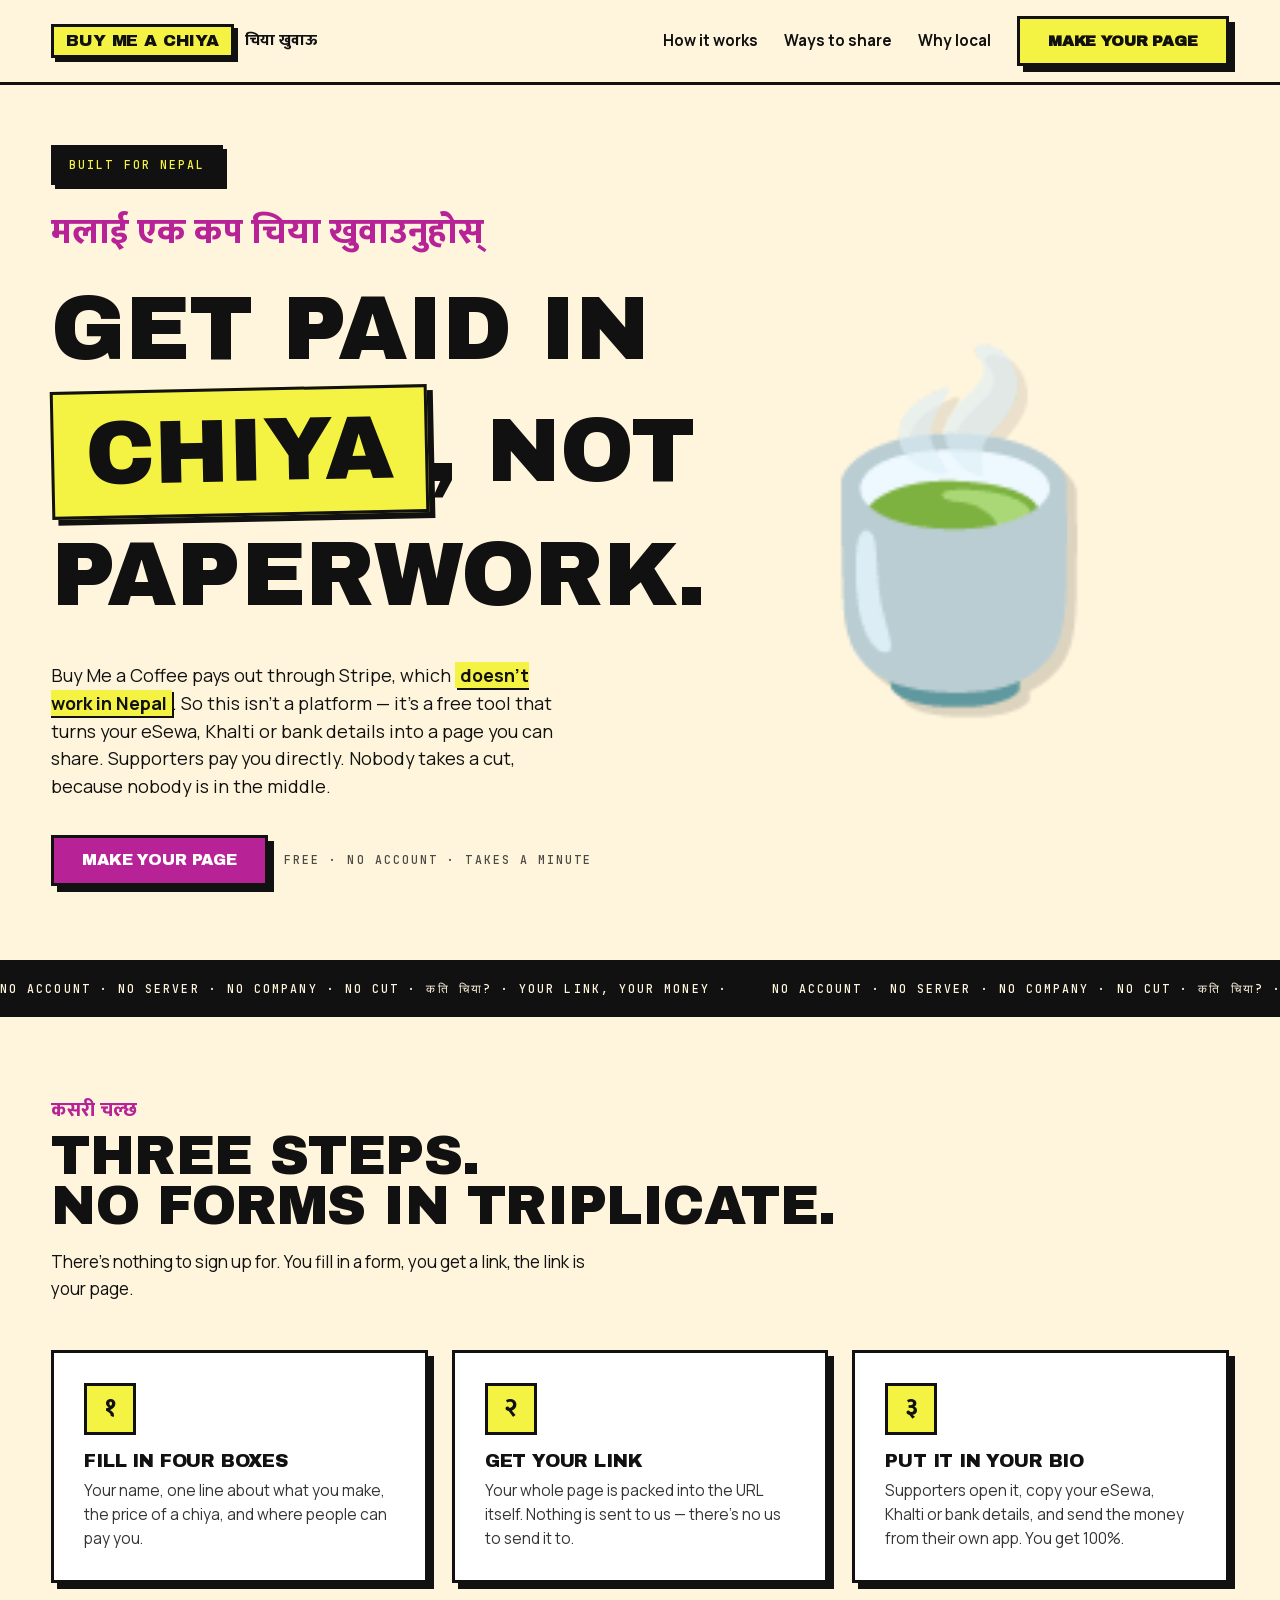
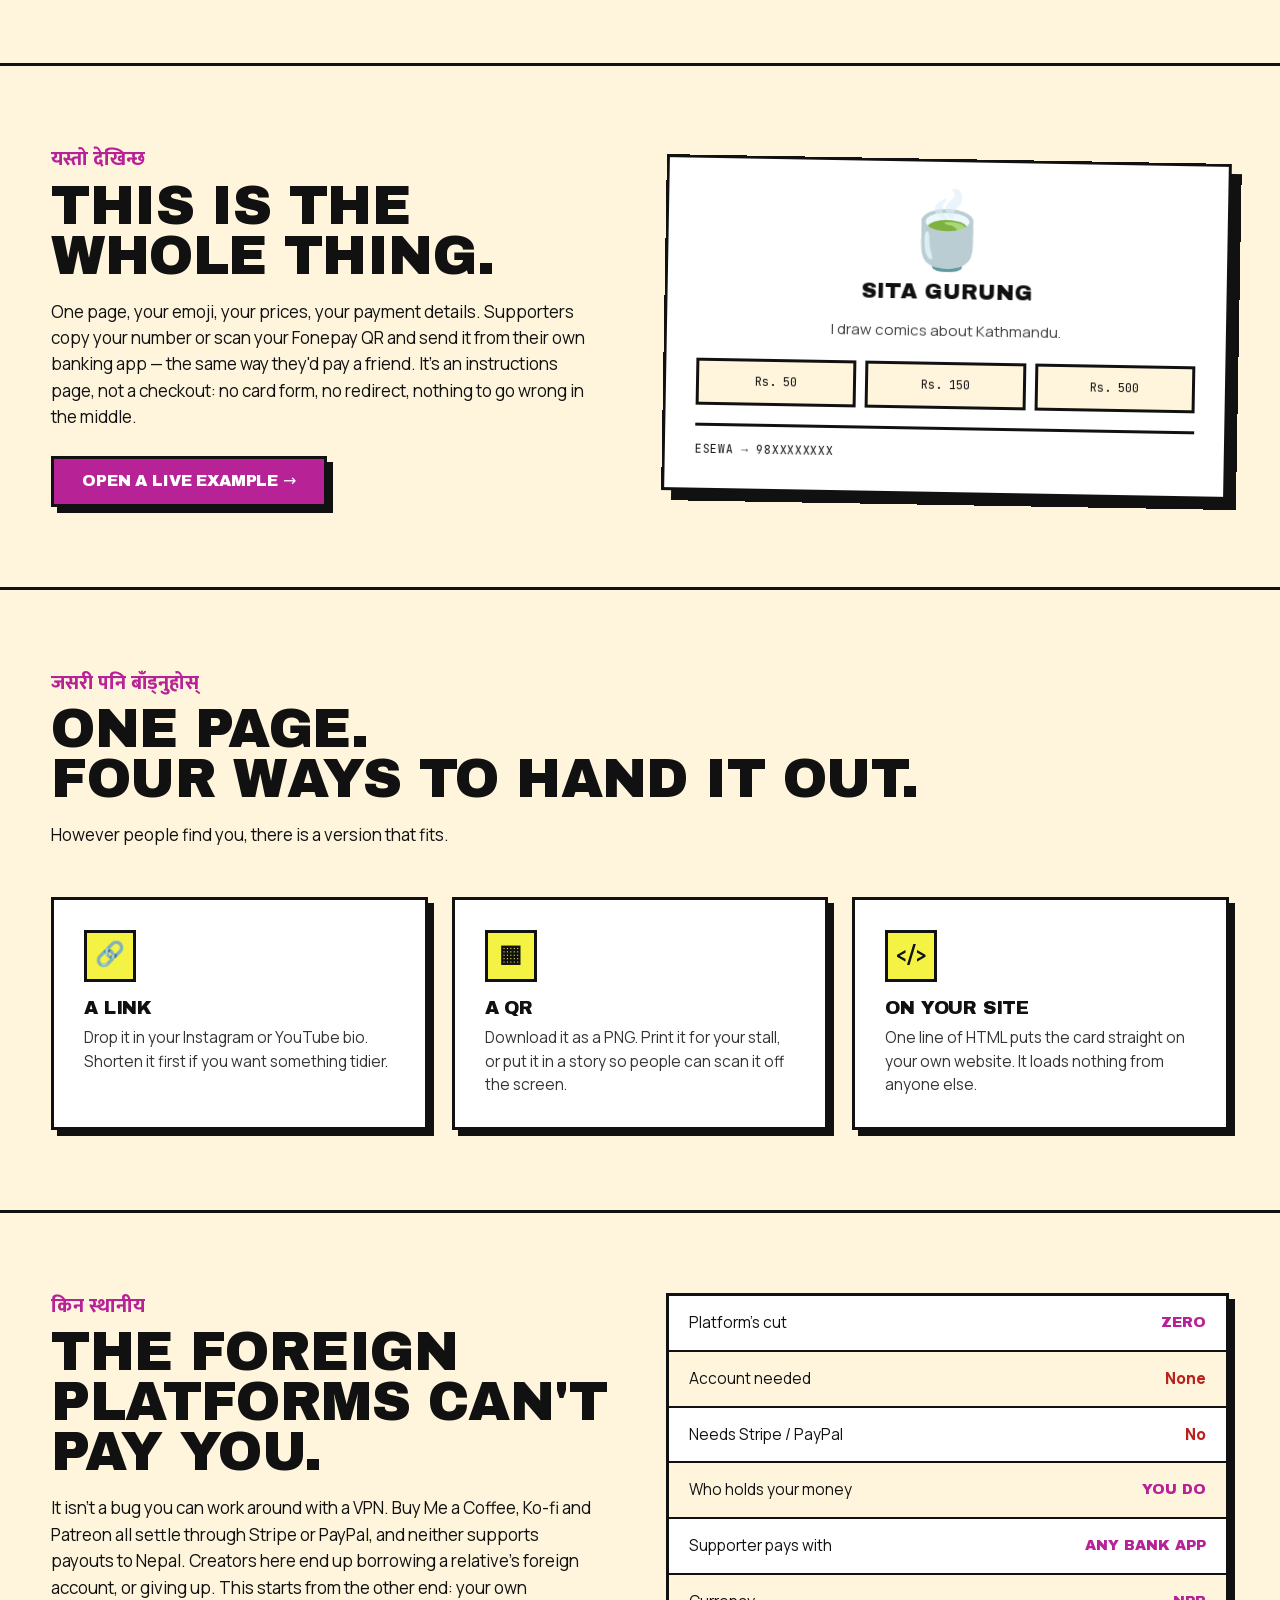
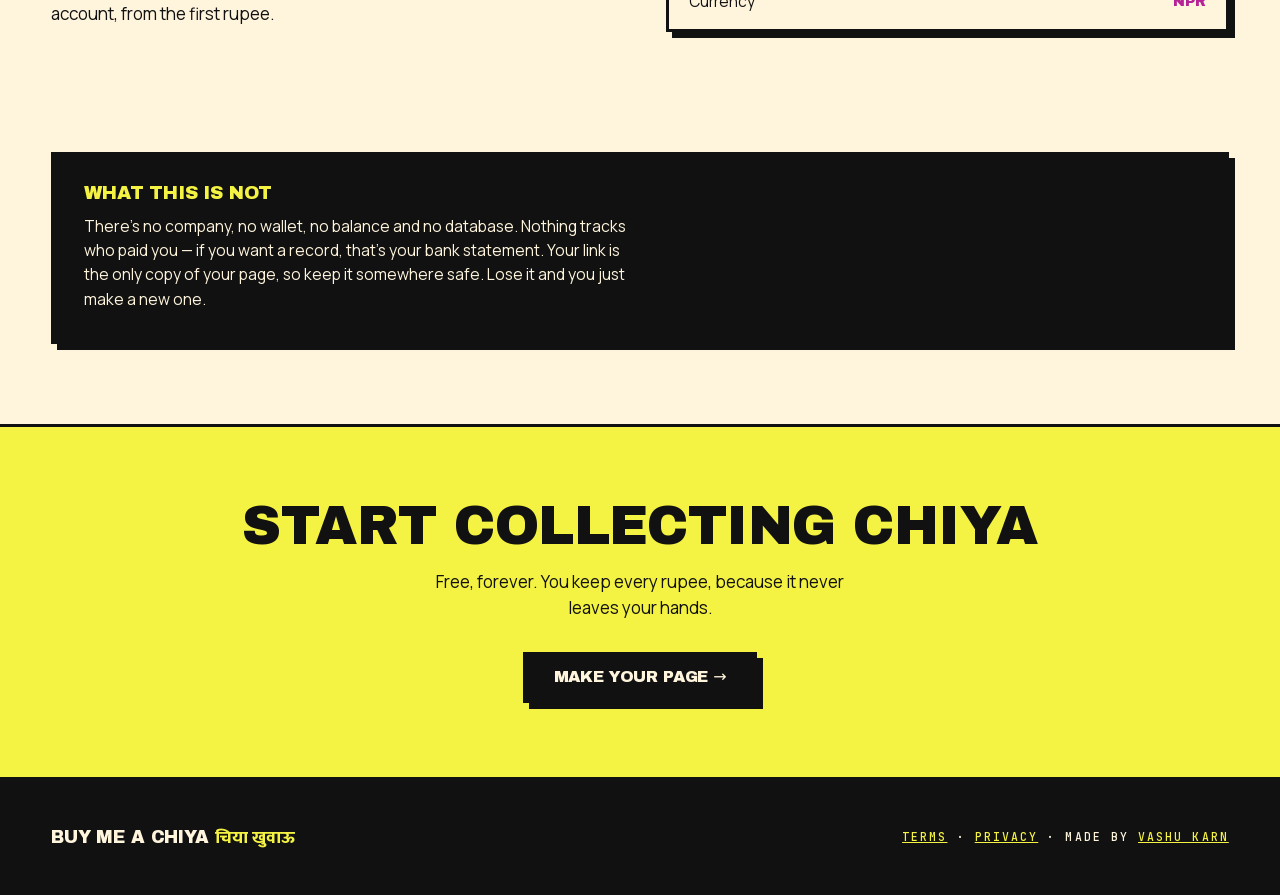
<file: index.html>
<!doctype html>
<html lang="en">
<head>
<meta charset="utf-8">
<meta name="viewport" content="width=device-width, initial-scale=1">
<title>Buy Me a Chiya — चिया खुवाऊ · Get tipped in Nepal, with no middleman</title>
<meta name="description" content="A free tool that turns your eSewa, Khalti or bank details into a shareable tip page. No account, no company, no cut — supporters pay you directly.">

<link rel="icon" href="favicon.ico" sizes="any">
<link rel="icon" type="image/png" sizes="192x192" href="icon-192.png">
<link rel="apple-touch-icon" href="apple-touch-icon.png">
<meta name="theme-color" content="#F4F242">

<meta property="og:type" content="website">
<meta property="og:site_name" content="Buy Me a Chiya">
<meta property="og:url" content="https://buymeachiya.vijaykarn.com.np/">
<meta property="og:title" content="Buy Me a Chiya — get tipped in Nepal, with no middleman">
<meta property="og:description" content="A free tool that turns your eSewa, Khalti or bank details into a shareable tip page. No account, no company, no cut — supporters pay you directly.">
<meta property="og:image" content="https://buymeachiya.vijaykarn.com.np/og.png">
<meta property="og:image:width" content="1200">
<meta property="og:image:height" content="630">
<meta property="og:image:alt" content="Get paid in chiya, not paperwork — a glass of tea beside the site address.">
<meta property="og:locale" content="en_NP">
<meta name="twitter:card" content="summary_large_image">
<meta name="twitter:title" content="Buy Me a Chiya — get tipped in Nepal, with no middleman">
<meta name="twitter:description" content="A free tool that turns your eSewa, Khalti or bank details into a shareable tip page. No account, no company, no cut — supporters pay you directly.">
<meta name="twitter:image" content="https://buymeachiya.vijaykarn.com.np/og.png">
<link rel="canonical" href="https://buymeachiya.vijaykarn.com.np/">

<!-- Google Tag Manager -->
<script>(function(w,d,s,l,i){w[l]=w[l]||[];w[l].push({'gtm.start':
new Date().getTime(),event:'gtm.js'});var f=d.getElementsByTagName(s)[0],
j=d.createElement(s),dl=l!='dataLayer'?'&l='+l:'';j.async=true;j.src=
'https://www.googletagmanager.com/gtm.js?id='+i+dl;f.parentNode.insertBefore(j,f);
})(window,document,'script','dataLayer','GTM-KHF4Z8ST');</script>
<!-- End Google Tag Manager -->

<link rel="stylesheet" href="fonts.css">
<link rel="stylesheet" href="style.css">

<style>
/* ---------- hero ---------- */
.hero{display:grid;grid-template-columns:1.15fr .85fr;gap:48px;align-items:center;padding:60px 0 74px}
@media(max-width:940px){.hero{grid-template-columns:1fr;gap:30px;padding:38px 0 52px}}

.eyebrow{
  display:inline-block;background:var(--ink);color:var(--yellow);
  border:var(--line);box-shadow:var(--pop-sm);padding:8px 15px;margin-bottom:24px;
}
h1 .dev{display:block;font-size:.4em;color:var(--magenta);margin-bottom:.35em}
.lede{margin-top:28px;font-size:1.12rem;max-width:46ch}
.lede b{background:var(--yellow);padding:1px 5px;box-shadow:2px 2px 0 var(--ink)}
.hero-cta{display:flex;flex-wrap:wrap;gap:16px;align-items:center;margin-top:34px}
.hero-cta .mono{opacity:.75}

/* one big chiya */
.big-chiya{
  font-size:clamp(9rem,26vw,20rem);line-height:1;text-align:center;
  filter:drop-shadow(10px 10px 0 rgba(17,17,17,.14));
  animation:bob 4.5s ease-in-out infinite;cursor:default;user-select:none;
}
@keyframes bob{
  0%,100%{transform:translateY(0) rotate(-2deg)}
  50%{transform:translateY(-16px) rotate(2deg)}
}

/* ---------- bands ---------- */
section.band{padding:80px 0;border-top:var(--line)}
h2 .dev{display:block;font-size:.36em;color:var(--magenta);margin-bottom:.4em}
.sub{margin-top:18px;max-width:54ch}

.steps{display:grid;grid-template-columns:repeat(3,1fr);gap:24px;margin-top:48px}
@media(max-width:820px){.steps{grid-template-columns:1fr}}
.step-card{background:#fff;border:var(--line);box-shadow:var(--pop);padding:30px;transition:transform .14s,box-shadow .14s}
.step-card:hover{transform:translate(-3px,-3px);box-shadow:var(--pop-lg)}
.step-card b{
  display:inline-grid;place-items:center;width:52px;height:52px;margin-bottom:18px;
  background:var(--yellow);border:var(--line);
  font-family:'Mukta',sans-serif;font-weight:800;font-size:1.5rem;
}
.step-card h3{margin-bottom:9px}
.step-card p{font-size:.96rem;opacity:.85}

/* example */
.example{display:grid;grid-template-columns:1fr 1fr;gap:48px;align-items:center}
@media(max-width:860px){.example{grid-template-columns:1fr;gap:32px}}
.shot{background:#fff;border:var(--line);box-shadow:var(--pop-lg);padding:30px;text-align:center}
.shot .em{font-size:4.6rem;line-height:1}
.shot .nm{font-family:'Archivo Black',sans-serif;text-transform:uppercase;font-size:1.35rem;margin-top:10px}
.shot .bi{font-size:.94rem;margin-top:10px;opacity:.8}
.shot .tt{display:grid;grid-template-columns:repeat(3,1fr);gap:9px;margin-top:20px}
.shot .tt span{background:var(--cream);border:var(--line);padding:11px 4px;font-family:'JetBrains Mono',monospace;font-size:.75rem}
.shot .pp{margin-top:18px;padding-top:14px;border-top:var(--line);font-family:'JetBrains Mono',monospace;font-size:.72rem;letter-spacing:.06em;text-transform:uppercase;text-align:left}

/* why */
.why{display:grid;grid-template-columns:1fr 1fr;gap:52px;align-items:start}
@media(max-width:860px){.why{grid-template-columns:1fr;gap:34px}}
.compare{border:var(--line);box-shadow:var(--pop);background:#fff}
.compare div{display:flex;justify-content:space-between;gap:16px;padding:15px 20px;font-size:.96rem;border-bottom:2px solid var(--ink)}
.compare div:last-child{border-bottom:none}
.compare div:nth-child(even){background:var(--cream)}
.no{color:#B8221F;font-weight:800}
.yes{color:var(--magenta);font-family:'Archivo Black',sans-serif;text-transform:uppercase;font-size:.9rem}

/* honesty box */
.plain{background:var(--ink);color:var(--cream);border:var(--line);box-shadow:var(--pop);padding:30px;margin-top:40px}
.plain h3{color:var(--yellow);margin-bottom:12px}
.plain p{font-size:.98rem;max-width:62ch}

.cta{background:var(--yellow);border-top:var(--line);padding:74px 0;text-align:center}
.cta p{margin:18px auto 30px;max-width:46ch}
</style>
</head>
<body>

<!-- Google Tag Manager (noscript) -->
<noscript><iframe src="https://www.googletagmanager.com/ns.html?id=GTM-KHF4Z8ST"
height="0" width="0" style="display:none;visibility:hidden"></iframe></noscript>
<!-- End Google Tag Manager (noscript) -->

<header>
  <nav class="wrap">
    <a class="logo" href="#top"><b>Buy Me a Chiya</b><span class="dev">चिया खुवाऊ</span></a>
    <div class="nav-links">
      <a href="#how">How it works</a>
      <a href="#share">Ways to share</a>
      <a href="#why">Why local</a>
      <a class="btn btn-yellow" href="make.html">Make your page</a>
    </div>
    <details class="menu" id="menu">
      <summary aria-label="Menu"><i></i><i></i><i></i></summary>
      <div class="menu-panel">
        <a href="#how">How it works</a>
        <a href="#why">Why local</a>
        <a href="#share">Ways to share</a>
        <a href="#example">See an example</a>
        <a href="make.html">Make your page</a>
      </div>
    </details>
  </nav>
</header>

<main id="top">

  <section class="wrap hero">
    <div>
      <div class="eyebrow mono rise">Built for Nepal</div>
      <h1 class="rise">
        <span class="dev">मलाई एक कप चिया खुवाउनुहोस्</span>
        Get paid in <span class="hl tilt">chiya</span>, not paperwork.
      </h1>
      <p class="lede rise">
        Buy Me a Coffee pays out through Stripe, which <b>doesn't work in Nepal</b>.
        So this isn't a platform — it's a free tool that turns your eSewa, Khalti or bank
        details into a page you can share. Supporters pay you directly. Nobody takes a cut,
        because nobody is in the middle.
      </p>
      <div class="hero-cta rise">
        <a class="btn" href="make.html">Make your page</a>
        <span class="mono">Free · No account · Takes a minute</span>
      </div>
    </div>

    <div class="big-chiya" role="img" aria-label="A glass of chiya">🍵</div>
  </section>

  <div class="ticker">
    <div class="mono">
      <span>No account · No server · No company · No cut · कति चिया? · Your link, your money ·</span>
      <span aria-hidden="true">No account · No server · No company · No cut · कति चिया? · Your link, your money ·</span>
    </div>
  </div>

  <!-- ===== how ===== -->
  <section class="band" id="how">
    <div class="wrap">
      <h2><span class="dev">कसरी चल्छ</span>Three steps.<br>No forms in triplicate.</h2>
      <p class="sub">There's nothing to sign up for. You fill in a form, you get a link, the link is your page.</p>

      <div class="steps">
        <div class="step-card">
          <b>१</b>
          <h3>Fill in four boxes</h3>
          <p>Your name, one line about what you make, the price of a chiya, and where people can pay you.</p>
        </div>
        <div class="step-card">
          <b>२</b>
          <h3>Get your link</h3>
          <p>Your whole page is packed into the URL itself. Nothing is sent to us — there's no us to send it to.</p>
        </div>
        <div class="step-card">
          <b>३</b>
          <h3>Put it in your bio</h3>
          <p>Supporters open it, copy your eSewa, Khalti or bank details, and send the money from their own app. You get 100%.</p>
        </div>
      </div>
    </div>
  </section>

  <!-- ===== example ===== -->
  <section class="band" id="example">
    <div class="wrap example">
      <div>
        <h2><span class="dev">यस्तो देखिन्छ</span>This is the whole thing.</h2>
        <p class="sub">
          One page, your emoji, your prices, your payment details. Supporters copy your number
          or scan your Fonepay QR and send it from their own banking app — the same way they'd pay a friend.
          It's an instructions page, not a checkout: no card form, no redirect, nothing to go wrong in the middle.
        </p>
        <a class="btn" style="margin-top:26px" href="page.html#U2l0YSBHdXJ1bmcfSSBkcmF3IGNvbWljcyBhYm91dCBLYXRobWFuZHUuHzUwH_CfjbUfOThYWFhYWFhYWA">Open a live example →</a>
      </div>

      <div class="shot tilt-r">
        <div class="em">🍵</div>
        <div class="nm">Sita Gurung</div>
        <div class="bi">I draw comics about Kathmandu.</div>
        <div class="tt"><span>Rs. 50</span><span>Rs. 150</span><span>Rs. 500</span></div>
        <div class="pp">
          <div>eSewa → 98XXXXXXXX</div>
        </div>
      </div>
    </div>
  </section>


  <!-- ===== ways to share ===== -->
  <section class="band" id="share">
    <div class="wrap">
      <h2><span class="dev">जसरी पनि बाँड्नुहोस्</span>One page.<br>Four ways to hand it out.</h2>
      <p class="sub">However people find you, there is a version that fits.</p>

      <div class="steps">
        <div class="step-card">
          <b>🔗</b>
          <h3>A link</h3>
          <p>Drop it in your Instagram or YouTube bio. Shorten it first if you want something tidier.</p>
        </div>
        <div class="step-card">
          <b>▦</b>
          <h3>A QR</h3>
          <p>Download it as a PNG. Print it for your stall, or put it in a story so people can scan it off the screen.</p>
        </div>
        <div class="step-card">
          <b>&lt;/&gt;</b>
          <h3>On your site</h3>
          <p>One line of HTML puts the card straight on your own website. It loads nothing from anyone else.</p>
        </div>
      </div>
    </div>
  </section>

  <!-- ===== why ===== -->
  <section class="band" id="why">
    <div class="wrap why">
      <div>
        <h2><span class="dev">किन स्थानीय</span>The foreign platforms can't pay you.</h2>
        <p class="sub">
          It isn't a bug you can work around with a VPN. Buy Me a Coffee, Ko-fi and Patreon all
          settle through Stripe or PayPal, and neither supports payouts to Nepal. Creators here end up
          borrowing a relative's foreign account, or giving up. This starts from the other end:
          your own account, from the first rupee.
        </p>
      </div>

      <div class="compare">
        <div><span>Platform's cut</span><span class="yes">Zero</span></div>
        <div><span>Account needed</span><span class="no">None</span></div>
        <div><span>Needs Stripe / PayPal</span><span class="no">No</span></div>
        <div><span>Who holds your money</span><span class="yes">You do</span></div>
        <div><span>Supporter pays with</span><span class="yes">Any bank app</span></div>
        <div><span>Currency</span><span class="yes">NPR</span></div>
      </div>
    </div>
  </section>

  <section class="band" style="padding-top:0;border:none">
    <div class="wrap">
      <div class="plain">
        <h3>What this is not</h3>
        <p>
          There's no company, no wallet, no balance and no database. Nothing tracks who paid you —
          if you want a record, that's your bank statement. Your link is the only copy of your page,
          so keep it somewhere safe. Lose it and you just make a new one.
        </p>
      </div>
    </div>
  </section>

  <section class="cta">
    <div class="wrap">
      <h2>Start collecting chiya</h2>
      <p>Free, forever. You keep every rupee, because it never leaves your hands.</p>
      <a class="btn btn-ink" href="make.html">Make your page →</a>
    </div>
  </section>

</main>

<footer>
  <div class="wrap foot">
    <div class="display" style="font-size:1.1rem">Buy Me a Chiya <span class="dev" style="color:var(--yellow)">चिया खुवाऊ</span></div>
    <div class="mono">
      <a href="terms.html">Terms</a> · <a href="privacy.html">Privacy</a> ·
      Made by <a href="https://vijaykarn.com.np" target="_blank" rel="noopener">Vashu Karn</a>
    </div>
  </div>
</footer>

<script>
// close the mobile menu after tapping a link (details stays open on same-page anchors)
menu.addEventListener('click', e => { if (e.target.closest('a')) menu.open = false; });
</script>

<script>
  window.dataLayer = window.dataLayer || [];
  function gtag(){ dataLayer.push(arguments); }
  gtag('js', new Date());
  gtag('config', 'G-XXXXXXXXXX');
</script>

</body>
</html>
</file>
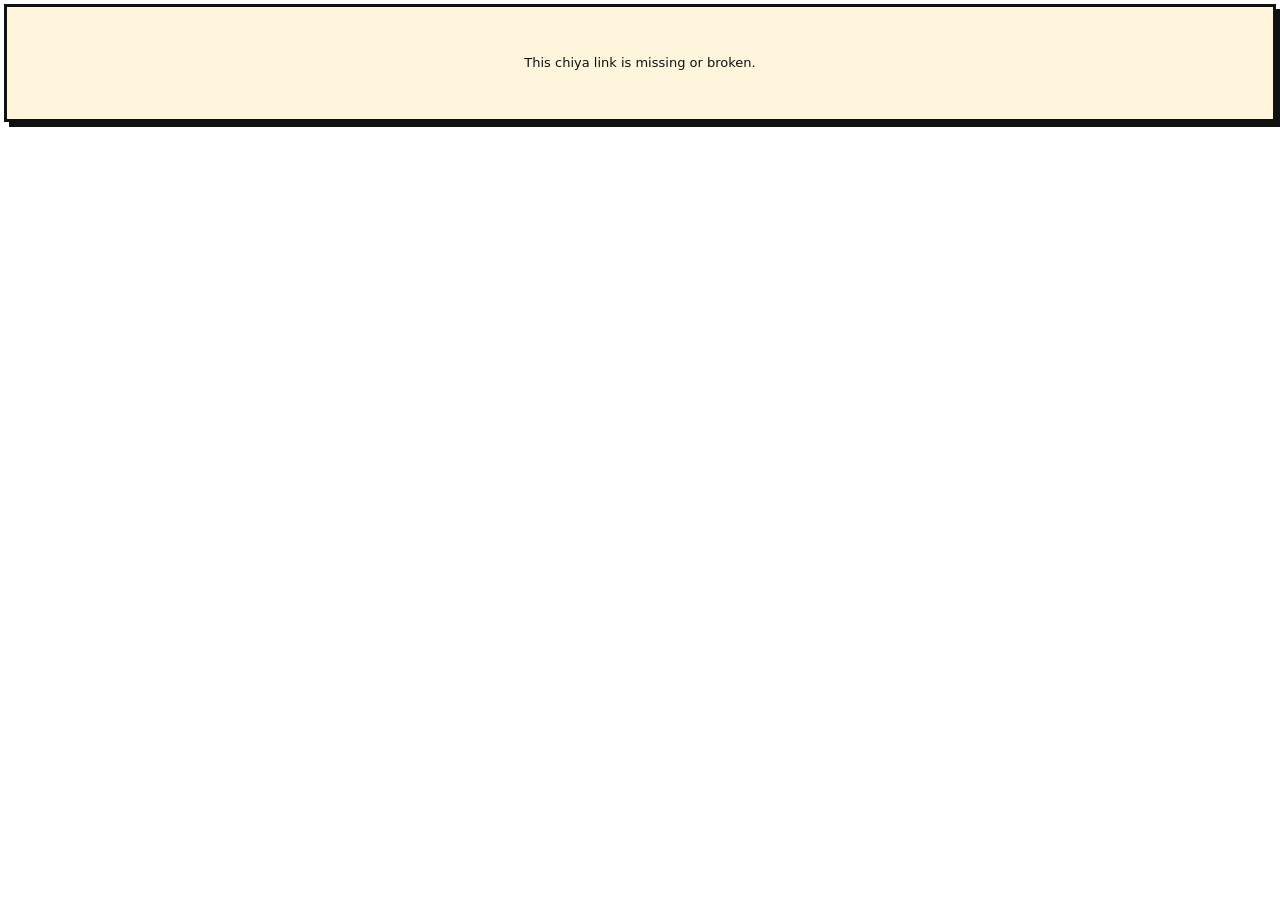
<file: embed.html>
<!doctype html>
<html lang="en">
<head>
<meta charset="utf-8">
<meta name="viewport" content="width=device-width, initial-scale=1">
<title>Buy me a chiya</title>
<meta name="robots" content="noindex">

<style>
/* Self-contained on purpose. This runs inside other people's sites, so it loads no
   external fonts or stylesheets — pulling Google Fonts here would hand their
   visitors' IP addresses to Google without them ever agreeing to it. */
:root{
  --cream:#FFF5DD; --ink:#111; --yellow:#F4F242; --magenta:#B82297;
  --line:3px solid #111;
}
*{margin:0;padding:0;box-sizing:border-box}
body{
  background:transparent;color:var(--ink);
  font-family:ui-sans-serif,system-ui,-apple-system,"Segoe UI",Roboto,sans-serif;
  font-size:15px;line-height:1.5;padding:4px;
}
.card{background:var(--cream);border:var(--line);box-shadow:5px 5px 0 var(--ink);padding:20px;text-align:center}
.emoji{font-size:52px;line-height:1;display:block}
.name{font-weight:800;font-size:19px;text-transform:uppercase;letter-spacing:-.01em;margin-top:8px;line-height:1.15}
.bio{font-size:13px;margin-top:6px;opacity:.8}

.tiers{display:grid;grid-template-columns:repeat(3,1fr);gap:7px;margin-top:16px}
.tier{
  background:#fff;border:2px solid var(--ink);box-shadow:2px 2px 0 var(--ink);
  padding:9px 3px;cursor:pointer;font:inherit;color:inherit;transition:.1s;
}
.tier:hover{transform:translate(-1px,-1px);box-shadow:3px 3px 0 var(--ink)}
.tier[aria-pressed="true"]{background:var(--yellow);transform:translate(-1px,-1px);box-shadow:3px 3px 0 var(--ink)}
.tier .c{font-size:14px;line-height:1}
.tier .n{display:block;font-weight:800;font-size:11px;text-transform:uppercase;margin-top:5px}
.tier .r{display:block;font-size:11px;opacity:.7;font-variant-numeric:tabular-nums}

.total{
  margin-top:14px;background:var(--ink);color:var(--cream);border:var(--line);
  padding:11px 13px;display:flex;align-items:center;justify-content:space-between;gap:10px;
}
.total .lbl{font-size:10px;letter-spacing:.14em;text-transform:uppercase;opacity:.75}
.total .amt{font-weight:800;font-size:21px;font-variant-numeric:tabular-nums}

.byhand{font-size:11px;opacity:.7;margin-top:8px}

.pays{margin-top:12px;text-align:left}
.pay{
  display:flex;align-items:center;gap:8px;background:#fff;border:2px solid var(--ink);
  box-shadow:2px 2px 0 var(--ink);padding:8px 10px;margin-bottom:7px;
}
.pay .t{flex:none;font-size:10px;letter-spacing:.08em;text-transform:uppercase;opacity:.6;width:52px}
.pay .v{flex:1;font-size:13px;word-break:break-all;font-variant-numeric:tabular-nums}
.pay button{
  flex:none;border:2px solid var(--ink);background:var(--yellow);cursor:pointer;
  font:inherit;font-weight:800;font-size:10px;text-transform:uppercase;padding:4px 8px;
}
.pay button:hover{background:var(--magenta);color:#fff}

.foot{margin-top:12px;font-size:10px;letter-spacing:.06em;text-transform:uppercase;opacity:.65}
.foot a{color:inherit}
.empty{padding:26px 10px;font-size:13px}
</style>
</head>
<body>
<div id="root"></div>

<script>
/* Untrusted input: the payload comes from the URL fragment, which anyone can craft.
   Everything is written with textContent, never innerHTML. */
const root = document.getElementById('root');
const el = (tag, cls, text) => {
  const n = document.createElement(tag);
  if (cls) n.className = cls;
  if (text != null) n.textContent = text;
  return n;
};

function decode(hash){
  try {
    let b = hash.replace(/-/g, '+').replace(/_/g, '/');
    b += '='.repeat((4 - b.length % 4) % 4);
    const raw = decodeURIComponent(escape(atob(b)));
    if (raw[0] === '{') return JSON.parse(raw);
    const [n, b2, r, e, s, k, a, h, q] = raw.split('\x1f');
    return { n, b: b2, r, e, s, k, a, h, q };
  } catch { return null; }
}

const SITE = 'https://buymeachiya.vijaykarn.com.np';
const d = location.hash.length > 1 ? decode(location.hash.slice(1)) : null;
const card = el('div', 'card');

if (!d || !d.n) {
  const box = el('div', 'empty', 'This chiya link is missing or broken.');
  card.append(box);
} else {
  const rate = Math.max(1, parseInt(d.r, 10) || 50);

  card.append(el('span', 'emoji', d.e || '🍵'), el('div', 'name', d.n));
  if (d.b) card.append(el('div', 'bio', d.b));

  const tiers = el('div', 'tiers');
  let cups = 3;
  [[1,'☕','1 chiya'], [3,'☕☕','3 chiya'], [10,'🫖','Kettle']].forEach(([n, icon, label], i) => {
    const b = el('button', 'tier');
    b.type = 'button';
    b.dataset.cups = n;
    b.setAttribute('aria-pressed', i === 1);
    b.append(el('span', 'c', icon), el('span', 'n', label), el('span', 'r', 'Rs. ' + n * rate));
    tiers.append(b);
  });
  card.append(tiers);

  const total = el('div', 'total');
  const amt = el('span', 'amt', 'Rs. ' + 3 * rate);
  total.append(el('span', 'lbl', 'You send'), amt);
  card.append(total, el('div', 'byhand', 'Enter this amount yourself when you pay.'));

  tiers.addEventListener('click', e => {
    const b = e.target.closest('.tier');
    if (!b) return;
    for (const x of tiers.children) x.setAttribute('aria-pressed', x === b);
    cups = Number(b.dataset.cups);
    amt.textContent = 'Rs. ' + cups * rate;
  });

  const pays = el('div', 'pays');
  [['eSewa', d.s], ['Khalti', d.k], ['Bank', d.a], ['Name', d.h]]
    .filter(([, v]) => v)
    .forEach(([label, v]) => {
      const row = el('div', 'pay');
      const btn = el('button', null, 'Copy');
      btn.type = 'button';
      btn.addEventListener('click', async () => {
        try {
          await navigator.clipboard.writeText(v);
        } catch {
          // some hosts still block the clipboard — select the number so it can be
          // copied by hand rather than leaving a button that does nothing
          const r = document.createRange();
          r.selectNodeContents(row.querySelector('.v'));
          const sel = getSelection();
          sel.removeAllRanges();
          sel.addRange(r);
          btn.textContent = 'Select';
          setTimeout(() => btn.textContent = 'Copy', 1800);
          return;
        }
        btn.textContent = 'Copied';
        setTimeout(() => btn.textContent = 'Copy', 1500);
      });
      row.append(el('span', 't', label), el('span', 'v', v), btn);
      pays.append(row);
    });
  card.append(pays);

  const foot = el('div', 'foot');
  const a = el('a', null, 'Buy Me a Chiya');
  a.href = SITE + '/';
  a.target = '_blank';
  a.rel = 'noopener';
  foot.append(document.createTextNode('Powered by '), a);
  card.append(foot);
}

root.append(card);

// tell the host page how tall we are, so the iframe can size itself
function reportHeight(){
  const h = Math.ceil(document.documentElement.getBoundingClientRect().height);
  parent.postMessage({ chiyaHeight: h }, '*');
}
reportHeight();
addEventListener('load', reportHeight);
new ResizeObserver(reportHeight).observe(document.documentElement);
</script>
</body>
</html>
</file>
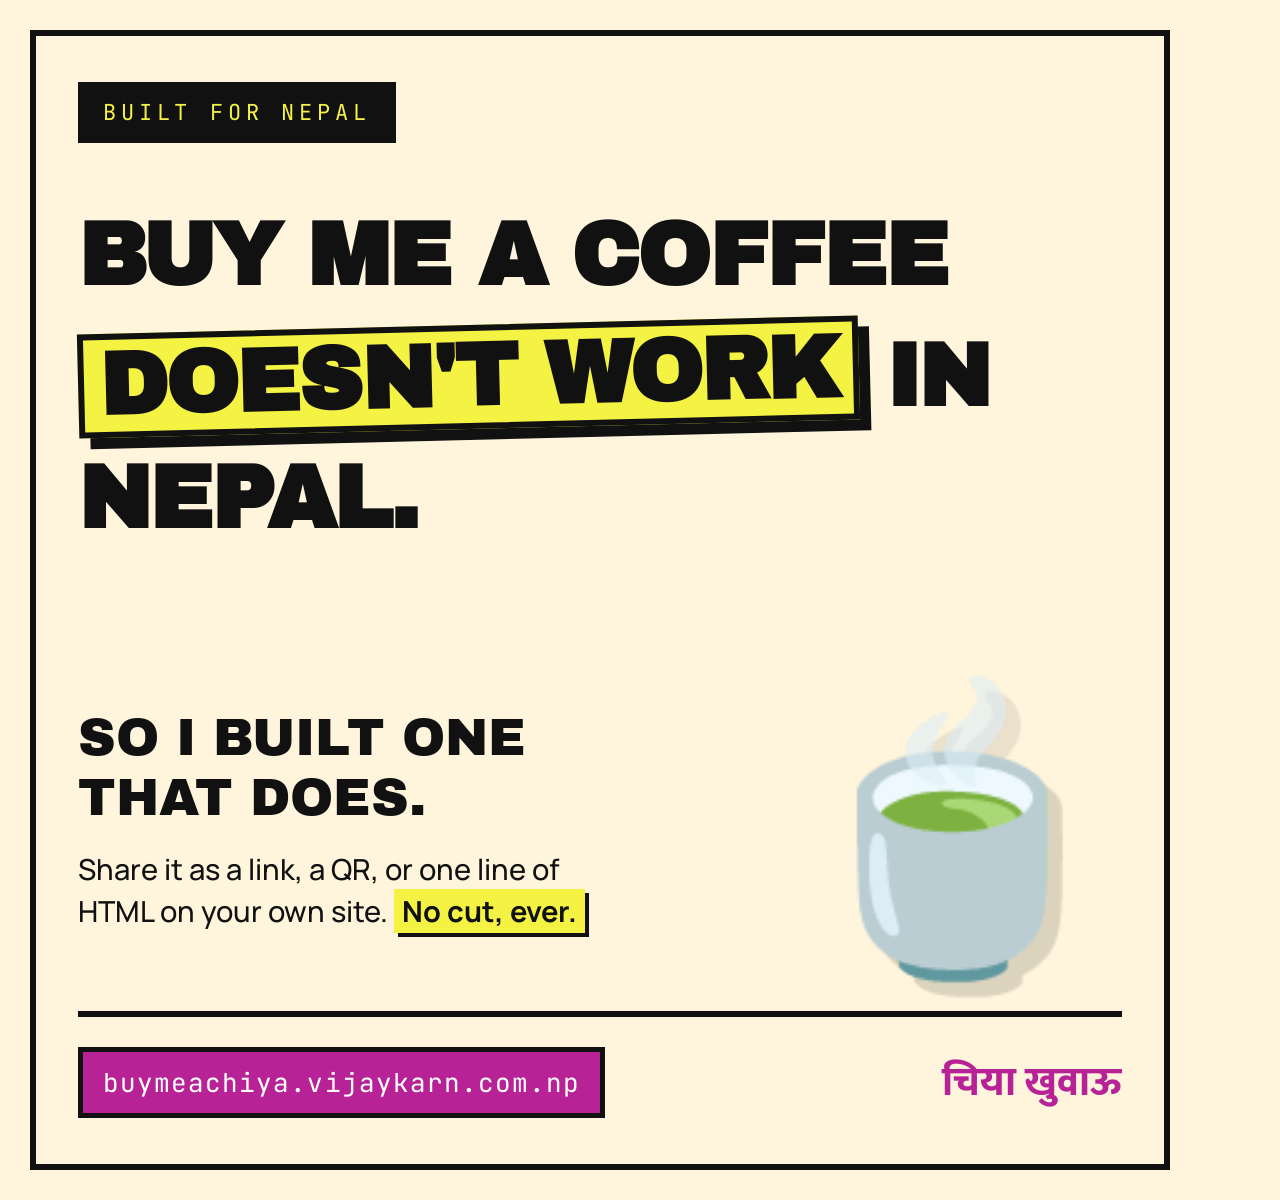
<file: linkedin-source.html>
<!doctype html>
<html>
<head>
<meta charset="utf-8">
<link href="https://fonts.googleapis.com/css2?family=Archivo+Black&family=Manrope:wght@500;700&family=JetBrains+Mono:wght@500&family=Mukta:wght@800&display=swap" rel="stylesheet">
<style>
*{margin:0;padding:0;box-sizing:border-box}
html,body{width:1200px;height:1200px;overflow:hidden}
body{
  background:#FFF5DD;font-family:'Manrope',sans-serif;color:#111;
  padding:82px 78px;position:relative;display:flex;flex-direction:column;
}
body::before{content:'';position:absolute;inset:30px;border:6px solid #111}
.inner{position:relative;z-index:2;display:flex;flex-direction:column;height:100%}

.badge{
  align-self:flex-start;background:#111;color:#F4F242;border:5px solid #111;
  font-family:'JetBrains Mono',monospace;font-size:22px;letter-spacing:.22em;
  text-transform:uppercase;padding:11px 20px;
}
h1{
  font-family:'Archivo Black',sans-serif;font-size:88px;line-height:1.38;
  text-transform:uppercase;letter-spacing:-.02em;margin-top:52px;
}
h1 .hl{
  background:#F4F242;border:6px solid #111;box-shadow:11px 11px 0 #111;
  display:inline-block;padding:2px 15px;line-height:1;transform:rotate(-1.4deg);
}
.mid{display:flex;align-items:center;gap:40px;margin-top:auto;margin-bottom:56px}
.cup{font-size:270px;line-height:1;filter:drop-shadow(15px 15px 0 rgba(17,17,17,.15))}
.say{flex:1}
.say .big{font-family:'Archivo Black',sans-serif;font-size:52px;line-height:1.16;text-transform:uppercase}
.say .small{font-size:29px;font-weight:500;margin-top:20px;line-height:1.45}
.say .small b{background:#F4F242;box-shadow:4px 4px 0 #111;padding:2px 8px}

.foot{display:flex;align-items:center;justify-content:space-between;gap:24px;border-top:6px solid #111;padding-top:30px}
.url{
  font-family:'JetBrains Mono',monospace;font-size:26px;letter-spacing:.04em;
  background:#B82297;color:#fff;border:5px solid #111;padding:13px 20px;
}
.dev{font-family:'Mukta',sans-serif;font-weight:800;font-size:40px;color:#B82297}
</style>
</head>
<body>
<div class="inner">
  <div class="badge">Built for Nepal</div>

  <h1>Buy me a coffee <span class="hl">doesn't work</span> in Nepal.</h1>

  <div class="mid">
    <div class="say">
      <div class="big">So I built one<br>that does.</div>
      <div class="small">Share it as a link, a QR, or one line of<br>HTML on your own site. <b>No cut, ever.</b></div>
    </div>
    <div class="cup">🍵</div>
  </div>

  <div class="foot">
    <span class="url">buymeachiya.vijaykarn.com.np</span>
    <span class="dev">चिया खुवाऊ</span>
  </div>
</div>
</body>
</html>
</file>
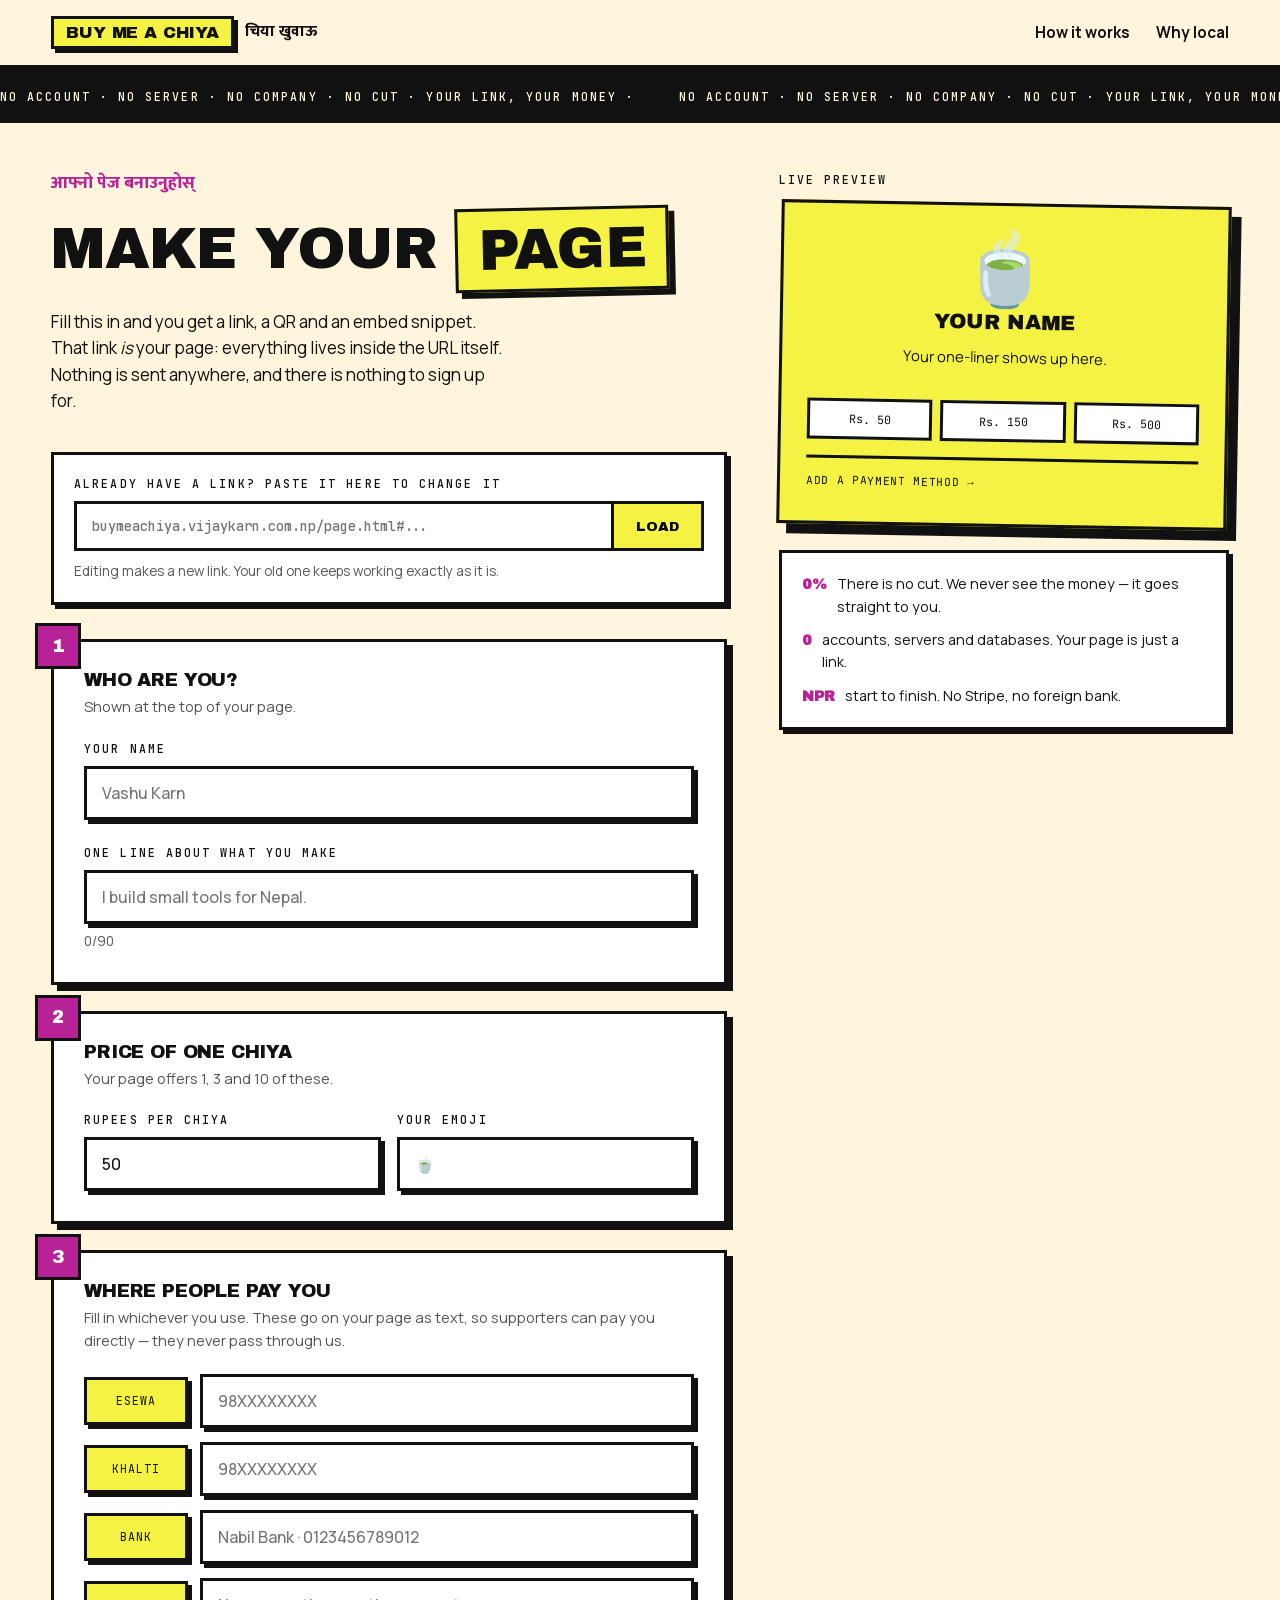
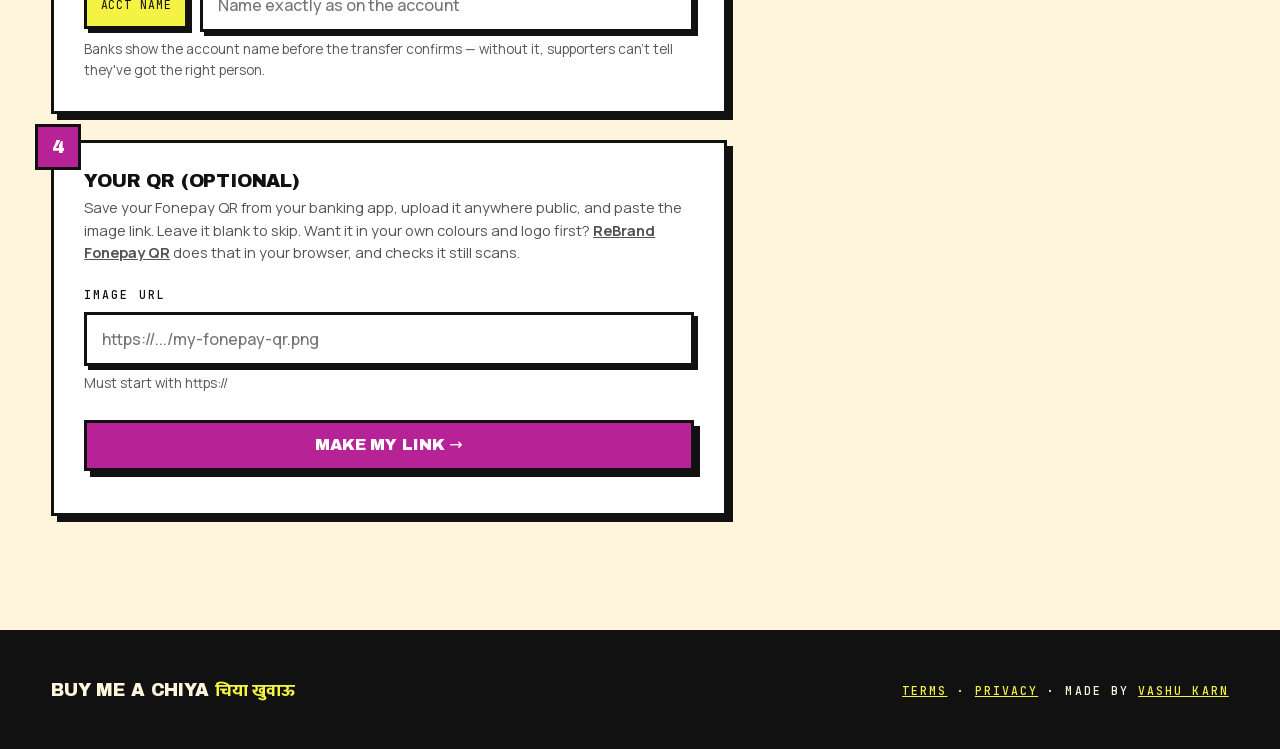
<file: make.html>
<!doctype html>
<html lang="en">
<head>
<meta charset="utf-8">
<meta name="viewport" content="width=device-width, initial-scale=1">
<title>Make your page — Buy Me a Chiya</title>
<meta name="description" content="Fill in four boxes, get a link to your own chiya page. No account, no server, no cut.">

<link rel="icon" href="favicon.ico" sizes="any">
<link rel="icon" type="image/png" sizes="192x192" href="icon-192.png">
<link rel="apple-touch-icon" href="apple-touch-icon.png">
<meta name="theme-color" content="#F4F242">

<meta property="og:type" content="website">
<meta property="og:site_name" content="Buy Me a Chiya">
<meta property="og:url" content="https://buymeachiya.vijaykarn.com.np/make.html">
<meta property="og:title" content="Make your chiya page — free, no account">
<meta property="og:description" content="Fill in four boxes, get a link to your own chiya page. No account, no server, no cut.">
<meta property="og:image" content="https://buymeachiya.vijaykarn.com.np/og.png">
<meta property="og:image:width" content="1200">
<meta property="og:image:height" content="630">
<meta property="og:image:alt" content="Get paid in chiya, not paperwork — a glass of tea beside the site address.">
<meta property="og:locale" content="en_NP">
<meta name="twitter:card" content="summary_large_image">
<meta name="twitter:title" content="Make your chiya page — free, no account">
<meta name="twitter:description" content="Fill in four boxes, get a link to your own chiya page. No account, no server, no cut.">
<meta name="twitter:image" content="https://buymeachiya.vijaykarn.com.np/og.png">
<link rel="canonical" href="https://buymeachiya.vijaykarn.com.np/make.html">

<!-- Google Tag Manager -->
<script>(function(w,d,s,l,i){w[l]=w[l]||[];w[l].push({'gtm.start':
new Date().getTime(),event:'gtm.js'});var f=d.getElementsByTagName(s)[0],
j=d.createElement(s),dl=l!='dataLayer'?'&l='+l:'';j.async=true;j.src=
'https://www.googletagmanager.com/gtm.js?id='+i+dl;f.parentNode.insertBefore(j,f);
})(window,document,'script','dataLayer','GTM-KHF4Z8ST');</script>
<!-- End Google Tag Manager -->

<link rel="stylesheet" href="fonts.css">
<link rel="stylesheet" href="style.css">

<style>
.make{display:grid;grid-template-columns:1.2fr .8fr;gap:52px;padding:48px 0 88px;align-items:start}
@media(max-width:940px){.make{grid-template-columns:1fr;gap:38px;padding:34px 0 60px}}

.head{margin-bottom:38px}
.head .dev{font-size:1.1rem;color:var(--magenta);margin-bottom:12px}
.head h1{font-size:clamp(2.2rem,5vw,3.6rem)}
.head p{margin-top:18px;max-width:46ch}
.reopen{background:#fff;border:var(--line);box-shadow:var(--pop-sm);padding:20px;margin-bottom:34px}
.reopen .link-box{margin:0;max-width:none;box-shadow:none;border:var(--line)}
.reopen .hint{margin-top:10px}

.step{background:#fff;border:var(--line);box-shadow:var(--pop);padding:30px;margin-bottom:26px;position:relative}
.step > .num{
  position:absolute;top:-19px;left:-19px;width:46px;height:46px;
  background:var(--magenta);color:#fff;border:var(--line);display:grid;place-items:center;
  font-family:'Archivo Black',sans-serif;font-size:1.15rem;
}
.step h3{margin-bottom:6px}
.step > .sub{font-size:.92rem;opacity:.72;margin-bottom:22px}

.row{display:grid;grid-template-columns:1fr 1fr;gap:16px}
@media(max-width:620px){.row{grid-template-columns:1fr}}

.pay-row{display:flex;gap:12px;align-items:center;margin-bottom:14px}
.pay-row .tag{
  flex:none;width:104px;background:var(--yellow);border:var(--line);box-shadow:var(--pop-sm);
  padding:12px 8px;text-align:center;
  font-family:'JetBrains Mono',monospace;font-size:.72rem;letter-spacing:.08em;text-transform:uppercase;
}
.pay-row input{margin:0}

/* preview */
.preview{position:sticky;top:100px}
@media(max-width:940px){.preview{position:static}}
.pv-card{background:var(--yellow);border:var(--line);box-shadow:var(--pop-lg);padding:26px;text-align:center}
.pv-emoji{font-size:4.4rem;line-height:1}
.pv-name{font-family:'Archivo Black',sans-serif;text-transform:uppercase;font-size:1.3rem;line-height:1.05;margin-top:10px}
.pv-bio{font-size:.92rem;margin-top:12px;min-height:2.6em}
.pv-tiers{display:flex;gap:8px;justify-content:center;margin-top:16px}
.pv-tiers span{
  flex:1;background:#fff;border:var(--line);padding:9px 4px;
  font-family:'JetBrains Mono',monospace;font-size:.72rem;
}
.pv-pay{margin-top:16px;padding-top:14px;border-top:var(--line);
  font-family:'JetBrains Mono',monospace;font-size:.7rem;letter-spacing:.06em;text-transform:uppercase;text-align:left}
.pv-pay div{margin-bottom:5px;word-break:break-all}

.reassure{margin-top:24px;background:#fff;border:var(--line);box-shadow:var(--pop-sm);padding:20px}
.reassure li{list-style:none;display:flex;gap:10px;font-size:.9rem;margin-bottom:11px}
.reassure li:last-child{margin-bottom:0}
.reassure b{color:var(--magenta);font-family:'Archivo Black',sans-serif;flex:none}

/* result */
.result{display:none;padding:60px 0 90px;text-align:center}
.result.on{display:block}
.result h2{margin-bottom:20px}
.link-box{
  display:flex;gap:0;max-width:780px;margin:24px auto 12px;border:var(--line);box-shadow:var(--pop);background:#fff;
}
.link-box input{border:none!important;box-shadow:none!important;font-family:'JetBrains Mono',monospace;font-size:.85rem}
.link-box button{
  flex:none;border:none;border-left:var(--line);background:var(--yellow);cursor:pointer;padding:0 22px;
  font-family:'Archivo Black',sans-serif;text-transform:uppercase;font-size:.85rem;
}
.link-box button:hover{background:var(--magenta);color:#fff}
.result .acts{display:flex;gap:14px;justify-content:center;flex-wrap:wrap;margin-top:26px}
.warn{max-width:52ch;margin:30px auto 0;background:var(--yellow);border:var(--line);box-shadow:var(--pop-sm);padding:18px;font-size:.9rem;text-align:left}
.shorten{max-width:52ch;margin:36px auto 0;background:#fff;border:var(--line);box-shadow:var(--pop-sm);padding:22px;text-align:left}
.shorten b{font-family:'Archivo Black',sans-serif;text-transform:uppercase;font-size:.95rem;display:block;margin-bottom:8px}
.shorten p{font-size:.9rem;margin-bottom:12px}
.shorten .caution{border-left:4px solid var(--magenta);padding-left:12px;opacity:.85}
.shorten .btn{font-size:.85rem;padding:11px 20px}
.qr-block{max-width:52ch;margin:36px auto 0;background:#fff;border:var(--line);box-shadow:var(--pop-sm);padding:22px;text-align:center}
.qr-block b{font-family:'Archivo Black',sans-serif;text-transform:uppercase;font-size:.95rem;display:block;margin-bottom:8px}
.qr-block p{font-size:.9rem;margin-bottom:16px}
.qr-holder{display:inline-block;background:#fff;border:var(--line);box-shadow:var(--pop);padding:14px;line-height:0}
.qr-holder canvas{display:block;width:224px;height:224px;image-rendering:pixelated}
.qr-block .btn{margin-top:18px;font-size:.85rem;padding:11px 20px}
</style>
</head>
<body>

<!-- Google Tag Manager (noscript) -->
<noscript><iframe src="https://www.googletagmanager.com/ns.html?id=GTM-KHF4Z8ST"
height="0" width="0" style="display:none;visibility:hidden"></iframe></noscript>
<!-- End Google Tag Manager (noscript) -->

<header>
  <nav class="wrap">
    <a class="logo" href="index.html"><b>Buy Me a Chiya</b><span class="dev">चिया खुवाऊ</span></a>
    <div class="nav-links">
      <a href="index.html#how">How it works</a>
      <a href="index.html#why">Why local</a>
    </div>
    <details class="menu" id="menu">
      <summary aria-label="Menu"><i></i><i></i><i></i></summary>
      <div class="menu-panel">
        <a href="index.html#how">How it works</a>
        <a href="index.html#why">Why local</a>
      </div>
    </details>
  </nav>
</header>

<div class="ticker">
  <div class="mono">
    <span>No account · No server · No company · No cut · Your link, your money ·</span>
    <span aria-hidden="true">No account · No server · No company · No cut · Your link, your money ·</span>
  </div>
</div>

<main class="wrap">

  <form class="make" id="form" novalidate>
    <div>
      <div class="head rise">
        <div class="dev">आफ्नो पेज बनाउनुहोस्</div>
        <h1>Make your <span class="hl tilt">page</span></h1>
        <p>Fill this in and you get a link, a QR and an embed snippet. That link <em>is</em> your page: everything lives inside the URL itself. Nothing is sent anywhere, and there is nothing to sign up for.</p>
      </div>


      <div class="reopen">
        <label class="lbl mono" for="reopen">Already have a link? Paste it here to change it</label>
        <div class="link-box">
          <input id="reopen" type="text" placeholder="buymeachiya.vijaykarn.com.np/page.html#..." spellcheck="false">
          <button type="button" id="loadLink">Load</button>
        </div>
        <div class="hint" id="reopenMsg">Editing makes a new link. Your old one keeps working exactly as it is.</div>
      </div>

      <section class="step rise">
        <div class="num">1</div>
        <h3>Who are you?</h3>
        <p class="sub">Shown at the top of your page.</p>

        <div class="field">
          <label class="lbl mono" for="name">Your name</label>
          <input id="name" type="text" placeholder="Vashu Karn" autocomplete="name">
        </div>

        <div class="field" style="margin-bottom:0">
          <label class="lbl mono" for="bio">One line about what you make</label>
          <input id="bio" type="text" maxlength="90" placeholder="I build small tools for Nepal.">
          <div class="hint"><span id="bioCount">0</span>/90</div>
        </div>
      </section>

      <section class="step rise">
        <div class="num">2</div>
        <h3>Price of one chiya</h3>
        <p class="sub">Your page offers 1, 3 and 10 of these.</p>

        <div class="row">
          <div class="field" style="margin-bottom:0">
            <label class="lbl mono" for="rate">Rupees per chiya</label>
            <input id="rate" type="text" inputmode="numeric" value="50">
          </div>
          <div class="field" style="margin-bottom:0">
            <label class="lbl mono" for="emoji">Your emoji</label>
            <input id="emoji" type="text" maxlength="4" value="🍵">
          </div>
        </div>
      </section>

      <section class="step rise">
        <div class="num">3</div>
        <h3>Where people pay you</h3>
        <p class="sub">Fill in whichever you use. These go on your page as text, so supporters can pay you directly — they never pass through us.</p>

        <div class="pay-row">
          <span class="tag">eSewa</span>
          <input id="esewa" type="tel" inputmode="numeric" placeholder="98XXXXXXXX">
        </div>
        <div class="pay-row">
          <span class="tag">Khalti</span>
          <input id="khalti" type="tel" inputmode="numeric" placeholder="98XXXXXXXX">
        </div>
        <div class="pay-row">
          <span class="tag">Bank</span>
          <input id="bank" type="text" placeholder="Nabil Bank · 0123456789012">
        </div>
        <div class="pay-row" style="margin-bottom:0">
          <span class="tag">Acct name</span>
          <input id="holder" type="text" placeholder="Name exactly as on the account">
        </div>
        <div class="hint">Banks show the account name before the transfer confirms — without it, supporters can't tell they've got the right person.</div>
      </section>

      <section class="step rise">
        <div class="num">4</div>
        <h3>Your QR (optional)</h3>
        <p class="sub">Save your Fonepay QR from your banking app, upload it anywhere public, and paste the image link. Leave it blank to skip. Want it in your own colours and logo first? <a href="https://rebrandfonepayqr.vijaykarn.com.np/" target="_blank" rel="noopener"><b>ReBrand Fonepay QR</b></a> does that in your browser, and checks it still scans.</p>

        <div class="field" style="margin-bottom:0">
          <label class="lbl mono" for="qr">Image URL</label>
          <input id="qr" type="text" placeholder="https://.../my-fonepay-qr.png" spellcheck="false">
          <div class="hint">Must start with https://</div>
        </div>

        <button class="btn btn-block" type="submit" style="margin-top:26px">Make my link →</button>
        <div class="status bad" id="err" style="text-align:center;font-family:'JetBrains Mono',monospace;font-size:.78rem;text-transform:uppercase;margin-top:12px"></div>
      </section>
    </div>

    <aside class="preview">
      <span class="mono" style="display:block;margin-bottom:14px">Live preview</span>
      <div class="pv-card tilt-r">
        <div class="pv-emoji" id="pvEmoji">🍵</div>
        <div class="pv-name" id="pvName">Your name</div>
        <div class="pv-bio" id="pvBio">Your one-liner shows up here.</div>
        <div class="pv-tiers" id="pvTiers"><span>Rs. 50</span><span>Rs. 150</span><span>Rs. 500</span></div>
        <div class="pv-pay" id="pvPay"><div>Add a payment method →</div></div>
      </div>

      <ul class="reassure">
        <li><b>0%</b><span>There is no cut. We never see the money — it goes straight to you.</span></li>
        <li><b>0</b><span>accounts, servers and databases. Your page is just a link.</span></li>
        <li><b>NPR</b><span>start to finish. No Stripe, no foreign bank.</span></li>
      </ul>
    </aside>
  </form>

  <section class="result" id="result">
    <h2>Here's your <span class="hl tilt">link</span></h2>
    <p>Put it in your bio. Anyone who opens it sees your page.</p>

    <div class="link-box">
      <input id="out" type="text" readonly>
      <button type="button" id="copy">Copy</button>
    </div>

    <div class="acts">
      <a class="btn btn-yellow" id="open" href="#" target="_blank" rel="noopener">Open my page →</a>
      <button class="btn btn-ink" type="button" id="again">Edit it</button>
    </div>

    <div class="qr-block">
      <b>Or share a QR</b>
      <p>Print it, stick it on your stall, or drop it in a story. It opens your page, so people can pick an amount themselves.</p>
      <div class="qr-holder"><canvas id="qrCanvas" width="224" height="224"></canvas></div>
      <br>
      <button class="btn btn-yellow" type="button" id="dlQr">Download PNG</button>
    </div>

    <div class="shorten">
      <b>Too long for your bio?</b>
      <p>You can shorten it yourself with TinyURL. We're not involved — the link opens their site with yours filled in, and you click their button.</p>
      <p class="caution">Worth knowing first: shortening hands your payment details to TinyURL, who keep them. Your link works fine unshortened, and a link in a bio gets tapped, not read.</p>
      <a class="btn btn-yellow" id="tiny" href="#" target="_blank" rel="noopener noreferrer">Shorten at TinyURL ↗</a>
    </div>


    <div class="shorten">
      <b>Put it on your own website</b>
      <p>Paste this where you want the card to appear. It works on any site that lets you add HTML: WordPress, Ghost, Webflow, a plain HTML page.</p>
      <div class="link-box"><input id="embed" type="text" readonly><button type="button" id="copyEmbed">Copy</button></div>
    </div>

    <div class="warn">
      <b>Keep this link safe.</b> There's no account to log back into — the link is the only copy of your page. Bookmark it. To change anything, come back here and make a new one.
    </div>
  </section>

</main>

<footer>
  <div class="wrap foot">
    <div class="display" style="font-size:1.1rem">Buy Me a Chiya <span class="dev" style="color:var(--yellow)">चिया खुवाऊ</span></div>
    <div class="mono">
      <a href="terms.html">Terms</a> · <a href="privacy.html">Privacy</a> ·
      Made by <a href="https://vijaykarn.com.np" target="_blank" rel="noopener">Vashu Karn</a>
    </div>
  </div>
</footer>

<script src="lib/qrcode-generator.js"></script>
<script>
const $ = id => document.getElementById(id);
menu.addEventListener('click', e => { if (e.target.closest('a')) menu.open = false; });

const FIELDS = ['name','bio','rate','emoji','esewa','khalti','bank','holder','qr'];
const val = id => $(id).value.trim();

function tiers(){
  const r = Math.max(1, parseInt(val('rate'), 10) || 50);
  return [r, r * 3, r * 10];
}

function draw(){
  $('pvEmoji').textContent = val('emoji') || '🍵';
  $('pvName').textContent  = val('name') || 'Your name';
  $('pvBio').textContent   = val('bio')  || 'Your one-liner shows up here.';
  $('bioCount').textContent = val('bio').length;

  $('pvTiers').replaceChildren(...tiers().map(n => {
    const s = document.createElement('span');
    s.textContent = 'Rs. ' + n;
    return s;
  }));

  const pays = [['eSewa','esewa'],['Khalti','khalti'],['Bank','bank'],['Acct name','holder']]
    .filter(([,id]) => val(id))
    .map(([label,id]) => label + ' → ' + val(id));

  $('pvPay').replaceChildren(...(pays.length ? pays : ['Add a payment method →']).map(t => {
    const d = document.createElement('div');
    d.textContent = t;
    return d;
  }));
}

FIELDS.forEach(id => $(id).addEventListener('input', draw));
draw();

/* ---- reopen an existing link ----
   Nothing is stored, so there is no page to overwrite: editing decodes the payload,
   refills the form, and produces a NEW link. The original link keeps working, because
   it is a self-contained string its owner holds. Anyone could already do this by hand
   with atob(); this only saves the typing. */
function decodeHash(hash){
  try {
    let b = hash.replace(/-/g, '+').replace(/_/g, '/');
    b += '='.repeat((4 - b.length % 4) % 4);
    const raw = decodeURIComponent(escape(atob(b)));
    if (raw[0] === '{') {
      const j = JSON.parse(raw);
      return [j.n, j.b, j.r, j.e, j.s, j.k, j.a, j.h, j.q].map(v => v == null ? '' : String(v));
    }
    return raw.split('\x1f');
  } catch { return null; }
}

function loadFrom(text){
  const raw = String(text).trim();
  if (!raw) return false;
  const hash = raw.includes('#') ? raw.slice(raw.indexOf('#') + 1) : raw;
  const f = decodeHash(hash);
  if (!f || !f[0]) return false;

  const ids = ['name','bio','rate','emoji','esewa','khalti','bank','holder','qr'];
  ids.forEach((id, i) => { $(id).value = f[i] || ''; });
  if (!$('rate').value) $('rate').value = '50';
  if (!$('emoji').value) $('emoji').value = '\u{1F375}';
  draw();
  return true;
}

$('loadLink').addEventListener('click', () => {
  const msg = $('reopenMsg');
  if (loadFrom($('reopen').value)) {
    msg.textContent = 'Loaded. Change what you like, then make a new link.';
    $('name').scrollIntoView({ behavior: 'smooth', block: 'center' });
  } else {
    msg.textContent = "That doesn't look like a Buy Me a Chiya link.";
  }
});

$('reopen').addEventListener('keydown', e => {
  if (e.key === 'Enter') { e.preventDefault(); $('loadLink').click(); }
});

// make.html#<code> opens straight into an editable form
if (location.hash.length > 1) {
  if (loadFrom(location.hash.slice(1)))
    $('reopenMsg').textContent = 'Loaded from your link. Change what you like, then make a new one.';
}

/* ---- build the link ---- */
/* The page IS the URL, so every character counts. Fields go in a fixed order joined by
   \x1f (a control char nobody can type, so no escaping), trailing empties dropped, then
   base64url with the padding stripped. Roughly 40% shorter than the JSON it replaced. */
function encode(){
  const parts = [
    val('name'), val('bio'), String(tiers()[0]), val('emoji') || '🍵',
    val('esewa'), val('khalti'), val('bank'), val('holder'), val('qr')
  ];
  while (parts.length && !parts[parts.length - 1]) parts.pop();
  return btoa(unescape(encodeURIComponent(parts.join('\x1f'))))
    .replace(/\+/g, '-').replace(/\//g, '_').replace(/=+$/, '');
}

$('form').addEventListener('submit', e => {
  e.preventDefault();
  const err = $('err');

  if (!val('name')) return err.textContent = 'Add your name';
  if (!val('esewa') && !val('khalti') && !val('bank'))
    return err.textContent = 'Add at least one way to pay you';
  // a bank number without the account name is unconfirmable at the other end
  if (val('bank') && !val('holder'))
    return err.textContent = 'Bank transfers need the account name';
  // only https images — a javascript: or data: URL here would run on every visitor's page
  if (val('qr') && !/^https:\/\//i.test(val('qr')))
    return err.textContent = 'QR link must start with https://';

  err.textContent = '';

  const hash = encode();
  const url = location.href.replace(/make\.html.*$/, '') + 'page.html#' + hash;
  $('out').value = url;
  $('open').href = url;
  // TinyURL's own form, prefilled — the creator presses the button there, not here
  $('tiny').href = 'https://tinyurl.com/create.php?url=' + encodeURIComponent(url);
  drawQr(url);
  $('embed').value = '<script src="' + location.href.replace(/make\.html.*$/, '') +
    'embed.js" data-chiya="' + hash + '"><' + '/script>';
  $('form').style.display = 'none';
  $('result').classList.add('on');
  scrollTo({top: 0, behavior: 'smooth'});

  // count that a link was made — the tally only, never the link or anything inside it
  window.dataLayer = window.dataLayer || [];
  dataLayer.push({ event: 'link_created' });
});

/* QR of the page link, drawn on a canvas at 8px per module so the PNG is crisp
   when printed. Level M: nothing overlays the code, so heavy correction is wasted size. */
function drawQr(text){
  const qr = qrcode(0, 'M');
  qr.addData(text);
  qr.make();

  const n = qr.getModuleCount(), quiet = 4, px = 8;
  const size = (n + quiet * 2) * px;
  const c = $('qrCanvas');
  c.width = c.height = size;

  const g = c.getContext('2d');
  g.fillStyle = '#fff';
  g.fillRect(0, 0, size, size);
  g.fillStyle = '#111';
  for (let r = 0; r < n; r++)
    for (let col = 0; col < n; col++)
      if (qr.isDark(r, col)) g.fillRect((col + quiet) * px, (r + quiet) * px, px, px);
}

$('dlQr').addEventListener('click', () => {
  const a = document.createElement('a');
  a.download = 'buymeachiya-qr.png';
  a.href = $('qrCanvas').toDataURL('image/png');
  a.click();
});

$('copy').addEventListener('click', async () => {
  $('out').select();
  try { await navigator.clipboard.writeText($('out').value); }
  catch { document.execCommand('copy'); }   // ponytail: fallback for file:// and old Safari
  $('copy').textContent = 'Copied!';
  setTimeout(() => $('copy').textContent = 'Copy', 1600);
});

$('copyEmbed').addEventListener('click', async () => {
  $('embed').select();
  try { await navigator.clipboard.writeText($('embed').value); }
  catch { document.execCommand('copy'); }
  $('copyEmbed').textContent = 'Copied!';
  setTimeout(() => $('copyEmbed').textContent = 'Copy', 1600);
});

$('again').addEventListener('click', () => {
  $('result').classList.remove('on');
  $('form').style.display = '';
  $('reopen').value = $('out').value;      // so the link is to hand if they leave and return
  scrollTo({top: 0, behavior: 'smooth'});
});
</script>

<script>
  window.dataLayer = window.dataLayer || [];
  function gtag(){ dataLayer.push(arguments); }
  gtag('js', new Date());
  gtag('config', 'G-XXXXXXXXXX');
</script>

</body>
</html>
</file>
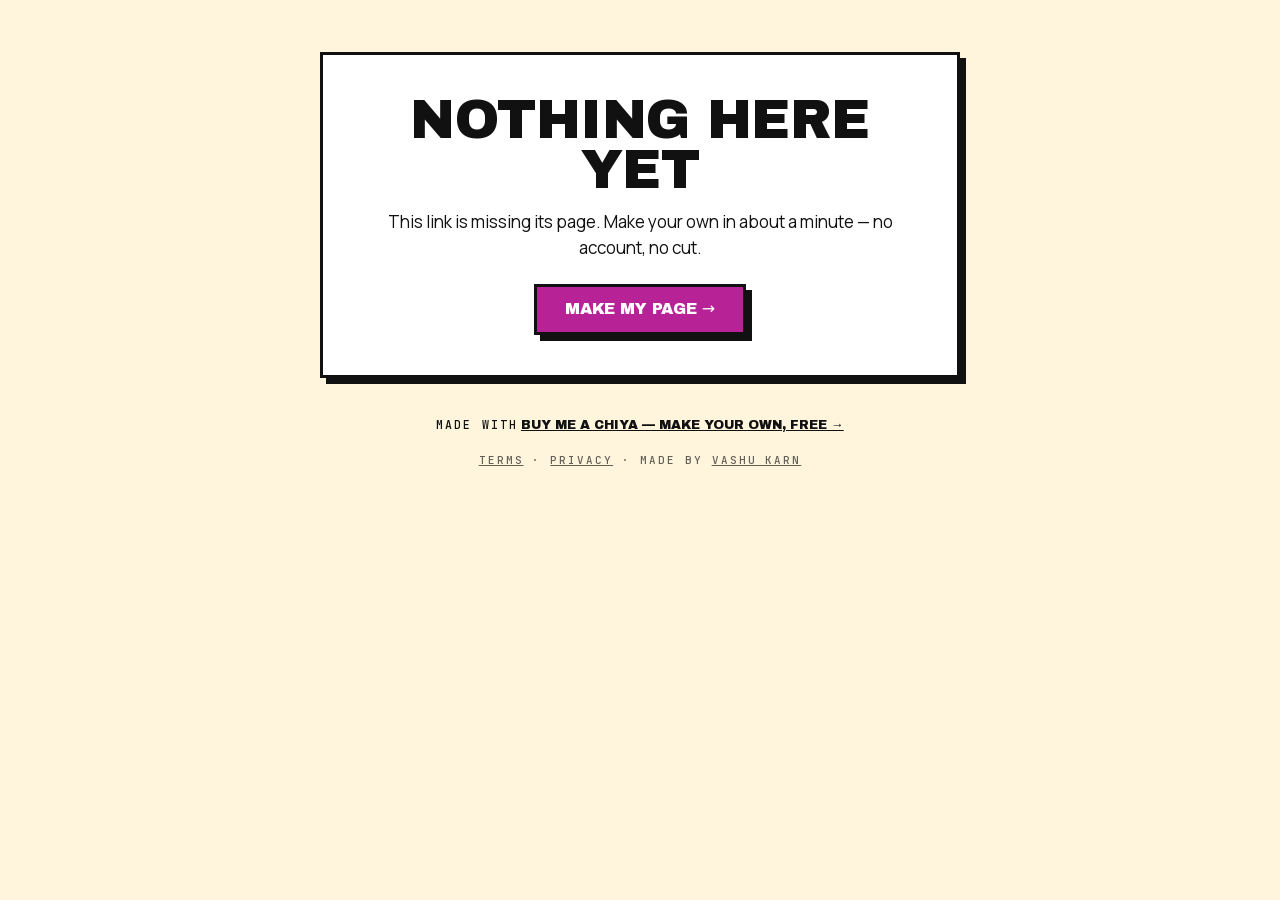
<file: page.html>
<!doctype html>
<html lang="en">
<head>
<meta charset="utf-8">
<meta name="viewport" content="width=device-width, initial-scale=1">
<title>Buy me a chiya</title>

<link rel="icon" href="favicon.ico" sizes="any">
<link rel="icon" type="image/png" sizes="192x192" href="icon-192.png">
<link rel="apple-touch-icon" href="apple-touch-icon.png">
<meta name="theme-color" content="#F4F242">

<meta property="og:type" content="website">
<meta property="og:site_name" content="Buy Me a Chiya">
<meta property="og:url" content="https://buymeachiya.vijaykarn.com.np/page.html">
<meta property="og:title" content="Buy me a chiya">
<meta property="og:description" content="Send a chiya straight to the creator’s own eSewa, Khalti or bank. No middleman, no cut.">
<meta property="og:image" content="https://buymeachiya.vijaykarn.com.np/og.png">
<meta property="og:image:width" content="1200">
<meta property="og:image:height" content="630">
<meta property="og:image:alt" content="Get paid in chiya, not paperwork — a glass of tea beside the site address.">
<meta property="og:locale" content="en_NP">
<meta name="twitter:card" content="summary_large_image">
<meta name="twitter:title" content="Buy me a chiya">
<meta name="twitter:description" content="Send a chiya straight to the creator’s own eSewa, Khalti or bank. No middleman, no cut.">
<meta name="twitter:image" content="https://buymeachiya.vijaykarn.com.np/og.png">
<meta name="robots" content="noindex">

<link rel="stylesheet" href="fonts.css">
<link rel="stylesheet" href="style.css">

<style>
.page{max-width:640px;margin-inline:auto;padding:52px 0 80px}
@media(max-width:620px){.page{padding:32px 0 56px}}

.card{background:#fff;border:var(--line);box-shadow:var(--pop-lg);padding:38px 32px;text-align:center}
@media(max-width:620px){.card{padding:30px 22px}}

.emoji{font-size:clamp(5rem,20vw,7.5rem);line-height:1;display:block}
.name{font-family:'Archivo Black','Mukta',sans-serif;text-transform:uppercase;font-size:clamp(1.6rem,5vw,2.3rem);line-height:1.05;margin-top:12px}
.bio{margin-top:14px;font-size:1.05rem}

.ask{margin-top:34px;padding-top:26px;border-top:var(--line)}
.tiers{display:grid;grid-template-columns:repeat(3,1fr);gap:12px;margin-top:14px}
.tier{
  background:#fff;border:var(--line);box-shadow:var(--pop-sm);padding:16px 8px;cursor:pointer;
  font-family:'Manrope',sans-serif;color:var(--ink);transition:transform .12s,box-shadow .12s,background .12s;
}
.tier:hover{transform:translate(-2px,-2px);box-shadow:var(--pop)}
.tier[aria-pressed="true"]{background:var(--yellow);transform:translate(-2px,-2px);box-shadow:var(--pop)}
.tier .cups{font-size:1.3rem;line-height:1}
.tier .n{display:block;font-family:'Archivo Black',sans-serif;text-transform:uppercase;font-size:.85rem;margin-top:8px}
.tier .rs{display:block;font-family:'JetBrains Mono',monospace;font-size:.75rem;opacity:.7;margin-top:3px}

.total{
  margin-top:26px;background:var(--ink);color:var(--cream);border:var(--line);box-shadow:var(--pop);
  padding:20px;display:flex;align-items:center;justify-content:space-between;gap:14px;
}
.total .amt{font-family:'Archivo Black',sans-serif;font-size:2rem;margin-left:auto}
.copy-amt{
  flex:none;border:var(--line);background:var(--yellow);color:var(--ink);cursor:pointer;padding:9px 14px;
  font-family:'Archivo Black',sans-serif;text-transform:uppercase;font-size:.7rem;
}
.copy-amt:hover{background:var(--magenta);color:#fff}
.byhand{margin-top:12px;font-size:.85rem;opacity:.75;text-align:center}

.pays{margin-top:26px;text-align:left}
.pay{
  display:flex;align-items:center;gap:12px;background:var(--cream);border:var(--line);
  box-shadow:var(--pop-sm);padding:13px 15px;margin-bottom:12px;
}
.pay .tag{
  flex:none;width:74px;font-family:'JetBrains Mono',monospace;font-size:.7rem;
  letter-spacing:.08em;text-transform:uppercase;opacity:.65;
}
.pay .v{flex:1;font-family:'JetBrains Mono',monospace;font-size:.92rem;word-break:break-all}
.pay button{
  flex:none;border:var(--line);background:var(--yellow);cursor:pointer;padding:7px 13px;
  font-family:'Archivo Black',sans-serif;text-transform:uppercase;font-size:.7rem;
}
.pay button:hover{background:var(--magenta);color:#fff}

.qr{margin-top:26px}
.qr img{max-width:230px;width:100%;border:var(--line);box-shadow:var(--pop);background:#fff;padding:10px}
.qr .cap{margin-top:14px}

.made{text-align:center;margin-top:32px}
.made a{font-family:'Archivo Black',sans-serif;text-transform:uppercase;font-size:.8rem}
.made .credit{margin-top:16px;opacity:.65;font-size:.68rem}
.made .credit a{font-family:'JetBrains Mono',monospace;font-size:.68rem;text-transform:uppercase}

.empty{background:#fff;border:var(--line);box-shadow:var(--pop);padding:40px;text-align:center}
.empty h2{margin-bottom:14px}
</style>
</head>
<body>

<main class="wrap page">
  <div id="root"></div>

  <div class="made">
    <span class="mono">Made with</span>
    <a href="make.html">Buy Me a Chiya — make your own, free →</a>
    <div class="mono credit">
      <a href="terms.html">Terms</a> · <a href="privacy.html">Privacy</a> ·
      Made by <a href="https://vijaykarn.com.np" target="_blank" rel="noopener">Vashu Karn</a>
    </div>
  </div>
</main>

<script>
/* Everything on this page comes from the URL hash — a stranger can craft one, so it is
   untrusted input. Rendered with textContent only; the QR must be an https image.

   Deliberately NO analytics script on this page, and none must ever be added. Many of them
   report the full location, which here would ship someone's phone and bank number to a
   third party. Counting belongs on index.html and make.html, where the URL holds nothing. */

const root = document.getElementById('root');
const el = (tag, cls, text) => {
  const n = document.createElement(tag);
  if (cls) n.className = cls;
  if (text != null) n.textContent = text;
  return n;
};

function decode(hash){
  try {
    let b = hash.replace(/-/g, '+').replace(/_/g, '/');
    b += '='.repeat((4 - b.length % 4) % 4);          // padding is stripped when encoding
    const raw = decodeURIComponent(escape(atob(b)));

    // links made before the compact format are JSON — still honour them
    if (raw[0] === '{') return JSON.parse(raw);

    const [n, b2, r, e, s, k, a, h, q] = raw.split('\x1f');
    return { n, b: b2, r, e, s, k, a, h, q };
  } catch { return null; }
}

const d = location.hash.length > 1 ? decode(location.hash.slice(1)) : null;

if (!d || !d.n) {
  const box = el('div', 'empty');
  box.append(
    el('h2', null, 'Nothing here yet'),
    el('p', null, 'This link is missing its page. Make your own in about a minute — no account, no cut.')
  );
  const a = el('a', 'btn', 'Make my page →');
  a.href = 'make.html';
  a.style.marginTop = '22px';
  box.append(a);
  root.append(box);
} else {
  const rate = Math.max(1, parseInt(d.r, 10) || 50);
  document.title = 'Buy ' + d.n + ' a chiya';

  const card = el('div', 'card');
  card.append(
    el('span', 'emoji', d.e || '🍵'),
    el('div', 'name', d.n)
  );
  if (d.b) card.append(el('div', 'bio', d.b));

  /* ---- pick an amount ---- */
  const ask = el('div', 'ask');
  ask.append(el('span', 'mono', 'Kati chiya? · कति चिया?'));

  const tiers = el('div', 'tiers');
  const OPTS = [[1,'☕','1 chiya'], [3,'☕☕☕','3 chiya'], [10,'🫖','Kettle']];
  OPTS.forEach(([cups, icon, label], i) => {
    const b = el('button', 'tier');
    b.type = 'button';
    b.dataset.cups = cups;
    b.setAttribute('aria-pressed', i === 1);
    b.append(el('span', 'cups', icon), el('span', 'n', label), el('span', 'rs', 'Rs. ' + cups * rate));
    tiers.append(b);
  });
  ask.append(tiers);

  const total = el('div', 'total');
  const amt = el('span', 'amt', 'Rs. ' + 3 * rate);
  const amtCopy = el('button', 'copy-amt', 'Copy');
  amtCopy.type = 'button';
  total.append(el('span', 'mono', 'You send'), amt, amtCopy);
  ask.append(total);

  // nothing carries the amount into the payment app — the payer types it in themselves
  ask.append(el('p', 'byhand', 'Enter this amount yourself when you pay — it is not filled in for you.'));

  let cups = 3;
  tiers.addEventListener('click', e => {
    const b = e.target.closest('.tier');
    if (!b) return;
    for (const x of tiers.children) x.setAttribute('aria-pressed', x === b);
    cups = Number(b.dataset.cups);
    amt.textContent = 'Rs. ' + cups * rate;
  });

  amtCopy.addEventListener('click', async () => {
    try { await navigator.clipboard.writeText(String(cups * rate)); }
    catch { return; }
    amtCopy.textContent = 'Copied';
    setTimeout(() => amtCopy.textContent = 'Copy', 1600);
  });
  card.append(ask);

  /* ---- how to pay ---- */
  const pays = el('div', 'pays');
  [['eSewa', d.s], ['Khalti', d.k], ['Bank', d.a], ['Acct name', d.h]]
    .filter(([, v]) => v)
    .forEach(([label, v]) => {
      const row = el('div', 'pay');
      const btn = el('button', null, 'Copy');
      btn.type = 'button';
      btn.addEventListener('click', async () => {
        try { await navigator.clipboard.writeText(v); }
        catch { return; }                       // ponytail: no clipboard, no fallback — the text is right there
        btn.textContent = 'Copied';
        setTimeout(() => btn.textContent = 'Copy', 1600);
      });
      row.append(el('span', 'tag', label), el('span', 'v', v), btn);
      pays.append(row);
    });
  card.append(pays);

  /* ---- optional QR ---- */
  if (d.q && /^https:\/\//i.test(d.q)) {
    const qr = el('div', 'qr');
    const img = el('img');
    img.src = d.q;
    img.alt = 'Payment QR for ' + d.n;
    img.loading = 'lazy';
    img.referrerPolicy = 'no-referrer';
    qr.append(img, el('div', 'cap mono', 'Or scan with any bank app — then type the amount'));
    card.append(qr);
  }

  root.append(card);
}
</script>

</body>
</html>
</file>
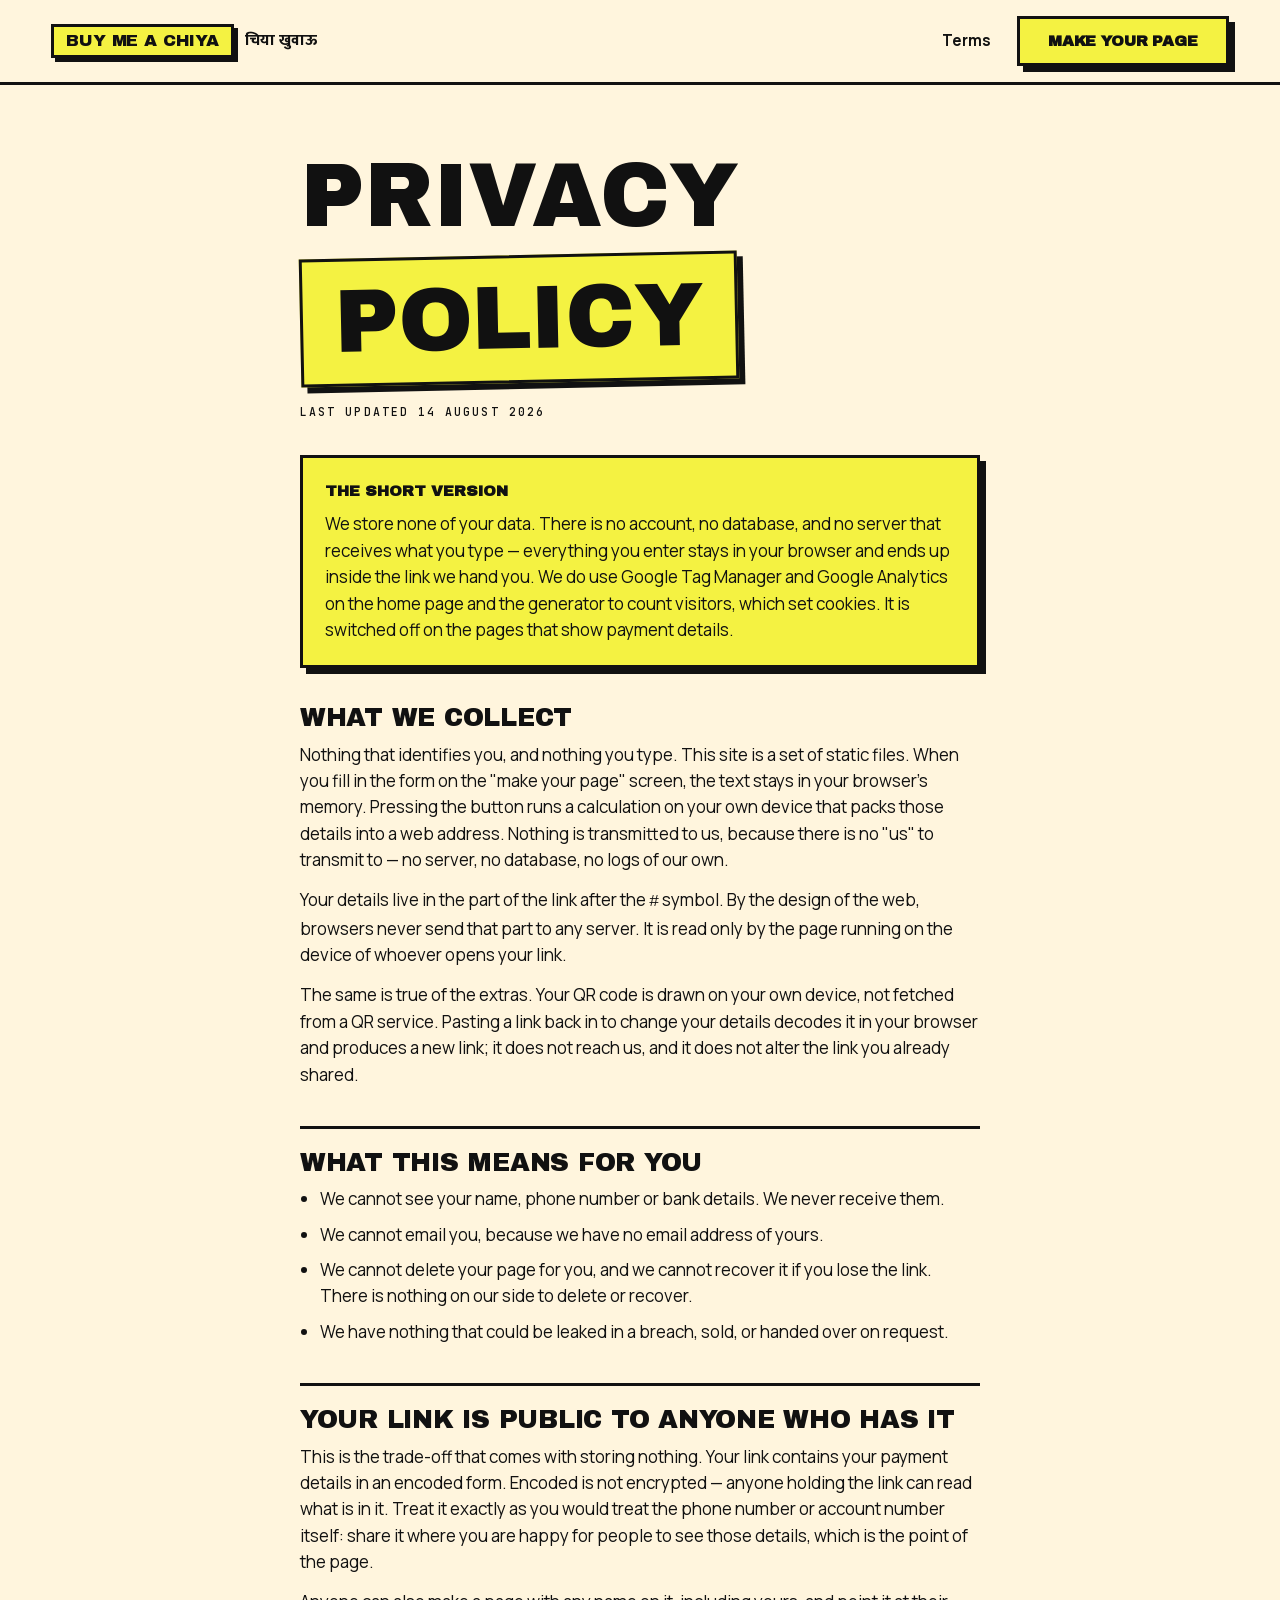
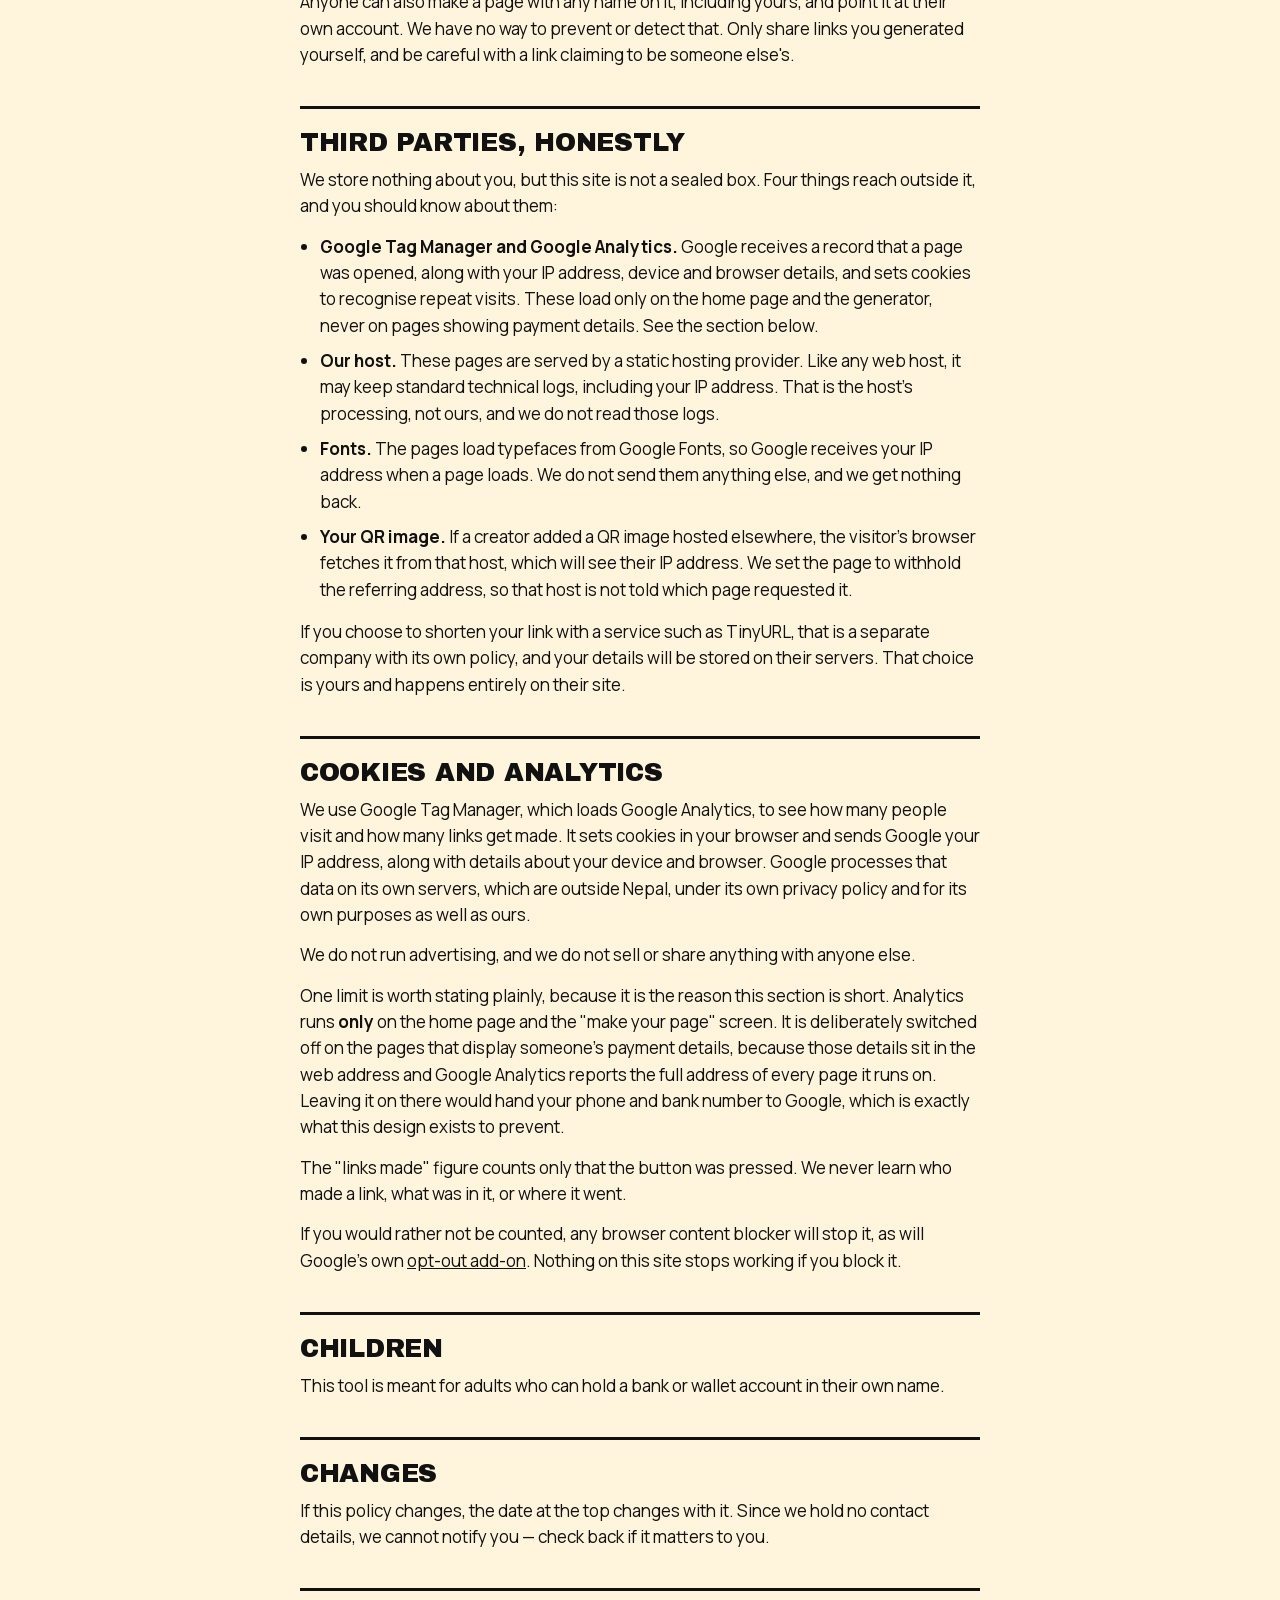
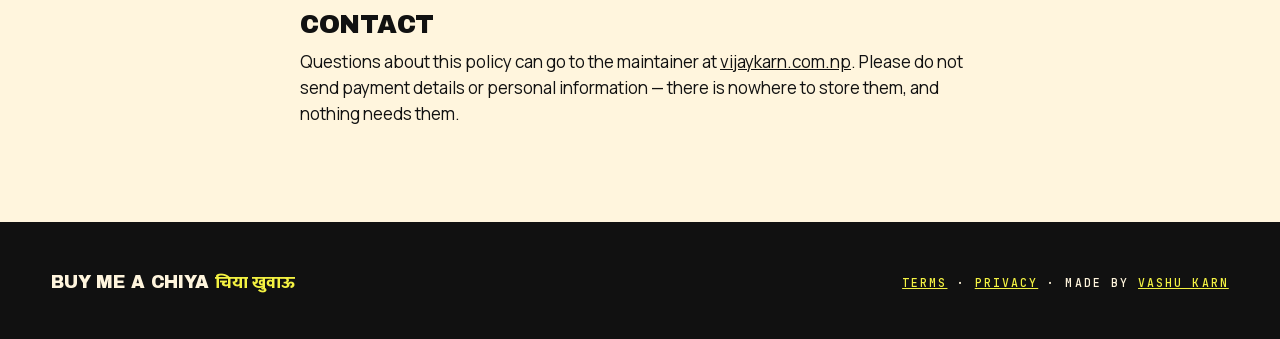
<file: privacy.html>
<!doctype html>
<html lang="en">
<head>
<meta charset="utf-8">
<meta name="viewport" content="width=device-width, initial-scale=1">
<title>Privacy Policy — Buy Me a Chiya</title>
<meta name="description" content="Buy Me a Chiya stores no data. No accounts, no database, We never receive what you type. We do use Google Analytics, which sets cookies — here is exactly what that means.">

<link rel="icon" href="favicon.ico" sizes="any">
<link rel="icon" type="image/png" sizes="192x192" href="icon-192.png">
<link rel="apple-touch-icon" href="apple-touch-icon.png">
<meta name="theme-color" content="#F4F242">

<meta property="og:type" content="website">
<meta property="og:site_name" content="Buy Me a Chiya">
<meta property="og:url" content="https://buymeachiya.vijaykarn.com.np/privacy.html">
<meta property="og:title" content="Privacy Policy — Buy Me a Chiya">
<meta property="og:description" content="Buy Me a Chiya stores no data. No accounts, no database, We never receive what you type. We do use Google Analytics, which sets cookies — here is exactly what that means.">
<meta property="og:image" content="https://buymeachiya.vijaykarn.com.np/og.png">
<meta property="og:image:width" content="1200">
<meta property="og:image:height" content="630">
<meta property="og:image:alt" content="Get paid in chiya, not paperwork — a glass of tea beside the site address.">
<meta property="og:locale" content="en_NP">
<meta name="twitter:card" content="summary_large_image">
<meta name="twitter:title" content="Privacy Policy — Buy Me a Chiya">
<meta name="twitter:description" content="Buy Me a Chiya stores no data. No accounts, no database, We never receive what you type. We do use Google Analytics, which sets cookies — here is exactly what that means.">
<meta name="twitter:image" content="https://buymeachiya.vijaykarn.com.np/og.png">
<link rel="canonical" href="https://buymeachiya.vijaykarn.com.np/privacy.html">

<link rel="stylesheet" href="fonts.css">
<link rel="stylesheet" href="style.css">
</head>
<body>

<header>
  <nav class="wrap">
    <a class="logo" href="index.html"><b>Buy Me a Chiya</b><span class="dev">चिया खुवाऊ</span></a>
    <div class="nav-links">
      <a href="terms.html">Terms</a>
      <a class="btn btn-yellow" href="make.html">Make your page</a>
    </div>
    <details class="menu" id="menu">
      <summary aria-label="Menu"><i></i><i></i><i></i></summary>
      <div class="menu-panel">
        <a href="index.html">Home</a>
        <a href="terms.html">Terms</a>
        <a href="make.html">Make your page</a>
      </div>
    </details>
  </nav>
</header>

<main class="wrap prose">

  <h1>Privacy <span class="hl tilt">Policy</span></h1>
  <p class="updated mono">Last updated 14 August 2026</p>

  <div class="callout">
    <b>The short version</b>
    <p>We store none of your data. There is no account, no database, and no server that receives what you type — everything you enter stays in your browser and ends up inside the link we hand you. We do use Google Tag Manager and Google Analytics on the home page and the generator to count visitors, which set cookies. It is switched off on the pages that show payment details.</p>
  </div>

  <h2>What we collect</h2>
  <p>Nothing that identifies you, and nothing you type. This site is a set of static files. When you fill in the form on the "make your page" screen, the text stays in your browser's memory. Pressing the button runs a calculation on your own device that packs those details into a web address. Nothing is transmitted to us, because there is no "us" to transmit to — no server, no database, no logs of our own.</p>
  <p>Your details live in the part of the link after the <code>#</code> symbol. By the design of the web, browsers never send that part to any server. It is read only by the page running on the device of whoever opens your link.</p>

  <p>The same is true of the extras. Your QR code is drawn on your own device, not fetched from a QR service. Pasting a link back in to change your details decodes it in your browser and produces a new link; it does not reach us, and it does not alter the link you already shared.</p>

  <h2>What this means for you</h2>
  <ul>
    <li>We cannot see your name, phone number or bank details. We never receive them.</li>
    <li>We cannot email you, because we have no email address of yours.</li>
    <li>We cannot delete your page for you, and we cannot recover it if you lose the link. There is nothing on our side to delete or recover.</li>
    <li>We have nothing that could be leaked in a breach, sold, or handed over on request.</li>
  </ul>

  <h2>Your link is public to anyone who has it</h2>
  <p>This is the trade-off that comes with storing nothing. Your link contains your payment details in an encoded form. Encoded is not encrypted — anyone holding the link can read what is in it. Treat it exactly as you would treat the phone number or account number itself: share it where you are happy for people to see those details, which is the point of the page.</p>
  <p>Anyone can also make a page with any name on it, including yours, and point it at their own account. We have no way to prevent or detect that. Only share links you generated yourself, and be careful with a link claiming to be someone else's.</p>

  <h2>Third parties, honestly</h2>
  <p>We store nothing about you, but this site is not a sealed box. Four things reach outside it, and you should know about them:</p>
  <ul>
    <li><b>Google Tag Manager and Google Analytics.</b> Google receives a record that a page was opened, along with your IP address, device and browser details, and sets cookies to recognise repeat visits. These load only on the home page and the generator, never on pages showing payment details. See the section below.</li>
    <li><b>Our host.</b> These pages are served by a static hosting provider. Like any web host, it may keep standard technical logs, including your IP address. That is the host's processing, not ours, and we do not read those logs.</li>
    <li><b>Fonts.</b> The pages load typefaces from Google Fonts, so Google receives your IP address when a page loads. We do not send them anything else, and we get nothing back.</li>
    <li><b>Your QR image.</b> If a creator added a QR image hosted elsewhere, the visitor's browser fetches it from that host, which will see their IP address. We set the page to withhold the referring address, so that host is not told which page requested it.</li>
  </ul>
  <p>If you choose to shorten your link with a service such as TinyURL, that is a separate company with its own policy, and your details will be stored on their servers. That choice is yours and happens entirely on their site.</p>

  <h2>Cookies and analytics</h2>
  <p>We use Google Tag Manager, which loads Google Analytics, to see how many people visit and how many links get made. It sets cookies in your browser and sends Google your IP address, along with details about your device and browser. Google processes that data on its own servers, which are outside Nepal, under its own privacy policy and for its own purposes as well as ours.</p>
  <p>We do not run advertising, and we do not sell or share anything with anyone else.</p>
  <p>One limit is worth stating plainly, because it is the reason this section is short. Analytics runs <b>only</b> on the home page and the "make your page" screen. It is deliberately switched off on the pages that display someone's payment details, because those details sit in the web address and Google Analytics reports the full address of every page it runs on. Leaving it on there would hand your phone and bank number to Google, which is exactly what this design exists to prevent.</p>
  <p>The "links made" figure counts only that the button was pressed. We never learn who made a link, what was in it, or where it went.</p>
  <p>If you would rather not be counted, any browser content blocker will stop it, as will Google's own <a href="https://tools.google.com/dlpage/gaoptout" target="_blank" rel="noopener">opt-out add-on</a>. Nothing on this site stops working if you block it.</p>

  <h2>Children</h2>
  <p>This tool is meant for adults who can hold a bank or wallet account in their own name.</p>

  <h2>Changes</h2>
  <p>If this policy changes, the date at the top changes with it. Since we hold no contact details, we cannot notify you — check back if it matters to you.</p>

  <h2>Contact</h2>
  <p>Questions about this policy can go to the maintainer at <a href="https://vijaykarn.com.np" target="_blank" rel="noopener">vijaykarn.com.np</a>. Please do not send payment details or personal information — there is nowhere to store them, and nothing needs them.</p>

</main>

<footer>
  <div class="wrap foot">
    <div class="display" style="font-size:1.1rem">Buy Me a Chiya <span class="dev" style="color:var(--yellow)">चिया खुवाऊ</span></div>
    <div class="mono">
      <a href="terms.html">Terms</a> · <a href="privacy.html">Privacy</a> ·
      Made by <a href="https://vijaykarn.com.np" target="_blank" rel="noopener">Vashu Karn</a>
    </div>
  </div>
</footer>

<script>
menu.addEventListener('click', e => { if (e.target.closest('a')) menu.open = false; });
</script>

</body>
</html>
</file>
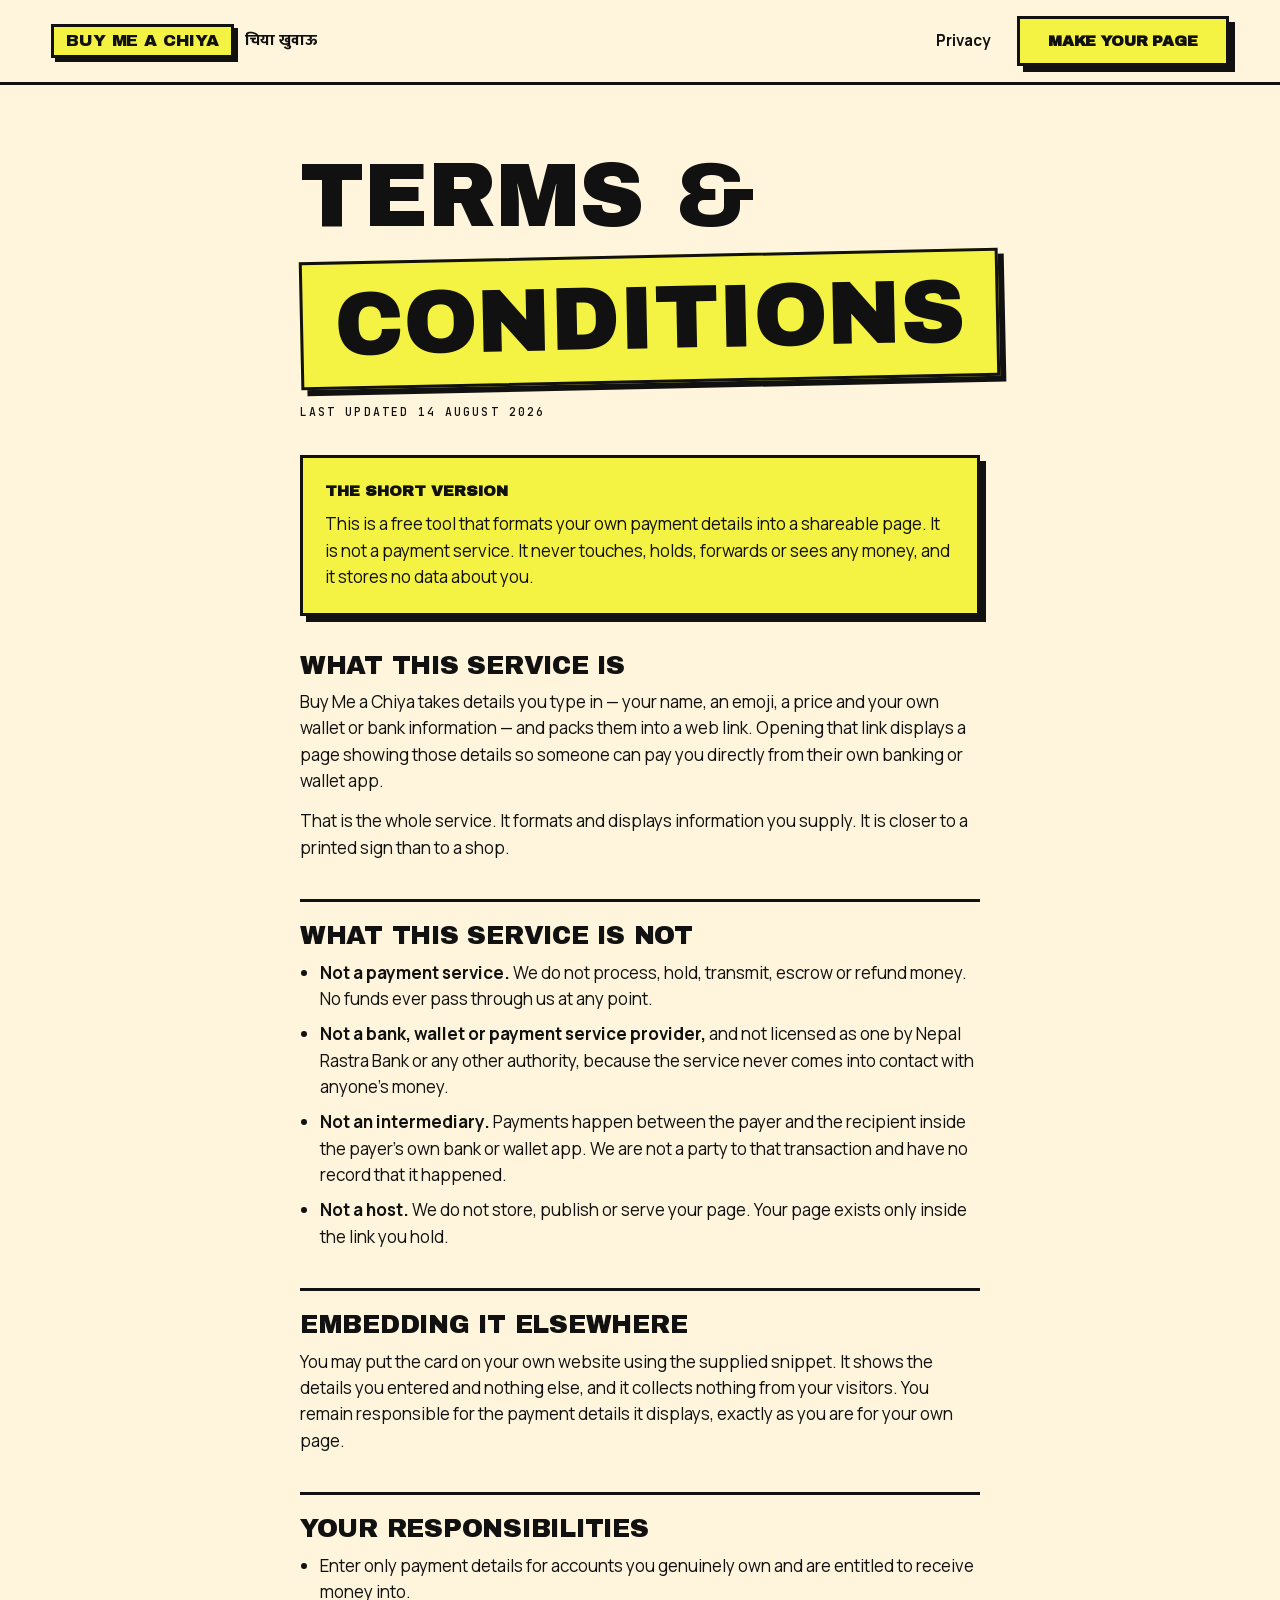
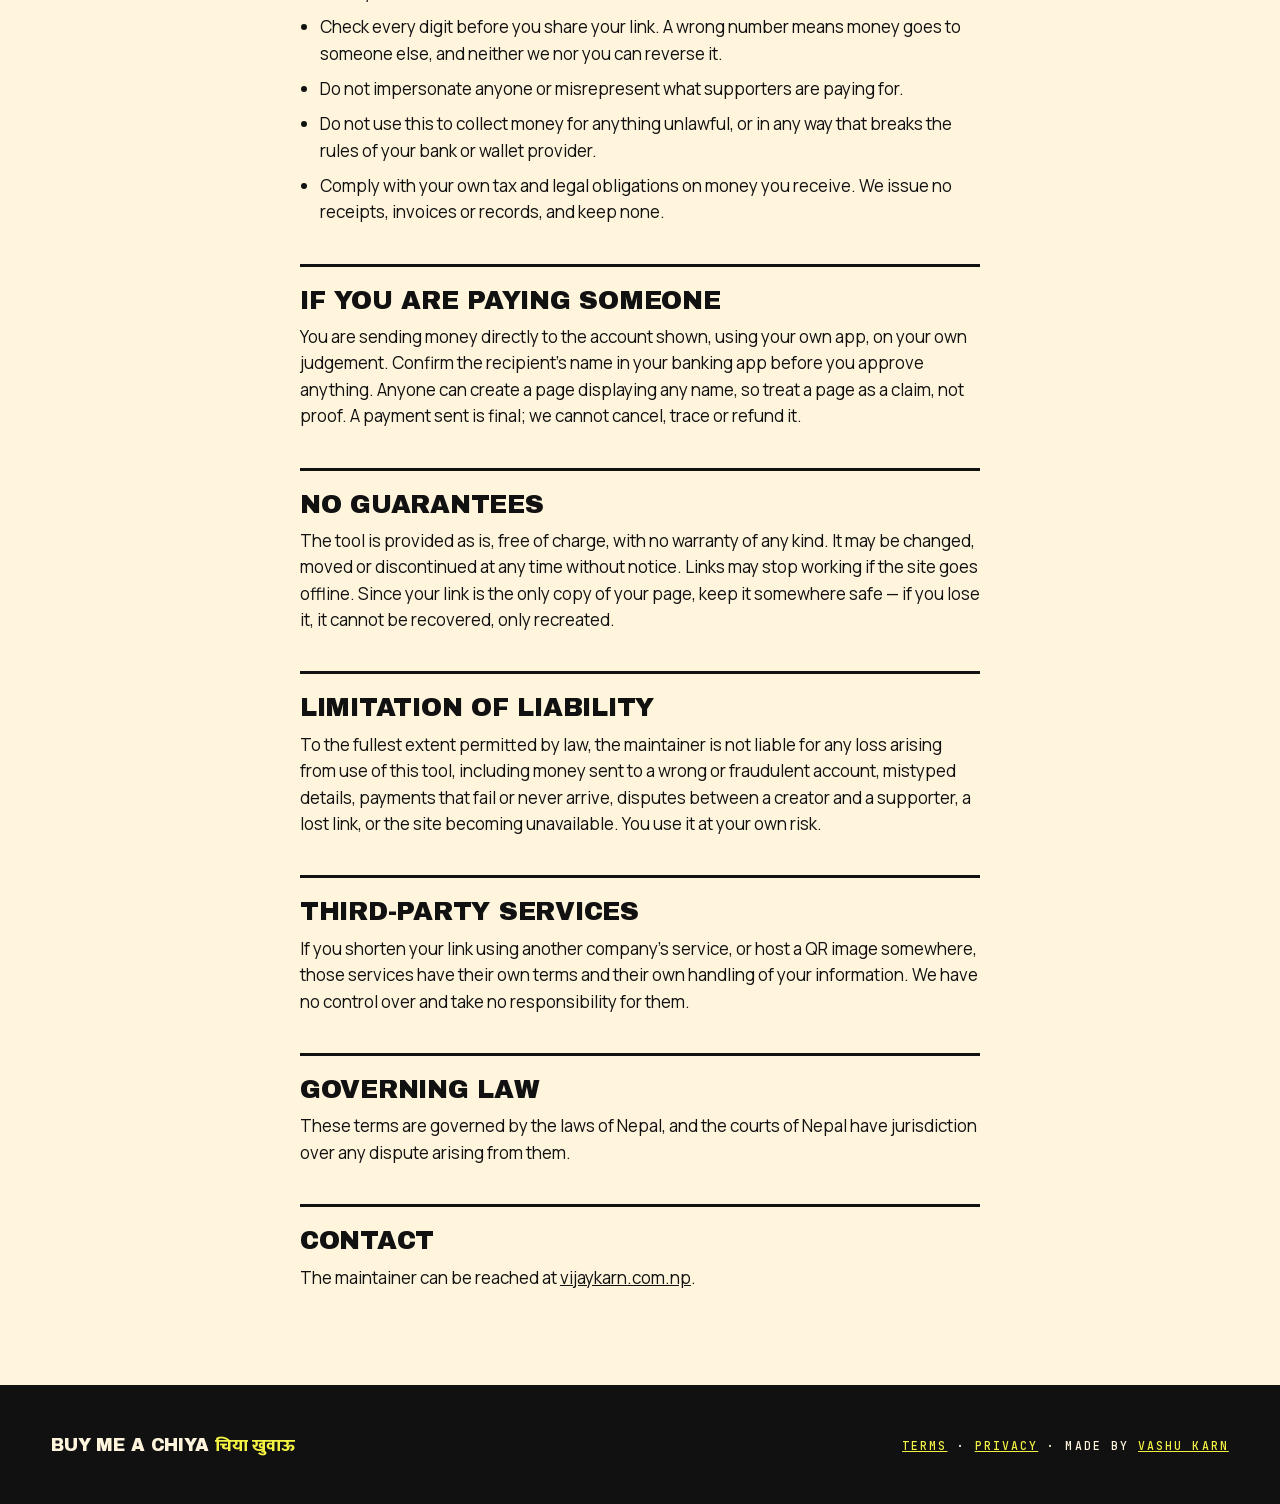
<file: terms.html>
<!doctype html>
<html lang="en">
<head>
<meta charset="utf-8">
<meta name="viewport" content="width=device-width, initial-scale=1">
<title>Terms &amp; Conditions — Buy Me a Chiya</title>
<meta name="description" content="Buy Me a Chiya is a free tool that turns your payment details into a shareable page. It is not a payment service and never handles money.">

<link rel="icon" href="favicon.ico" sizes="any">
<link rel="icon" type="image/png" sizes="192x192" href="icon-192.png">
<link rel="apple-touch-icon" href="apple-touch-icon.png">
<meta name="theme-color" content="#F4F242">

<meta property="og:type" content="website">
<meta property="og:site_name" content="Buy Me a Chiya">
<meta property="og:url" content="https://buymeachiya.vijaykarn.com.np/terms.html">
<meta property="og:title" content="Terms & Conditions — Buy Me a Chiya">
<meta property="og:description" content="Buy Me a Chiya is a free tool that turns your payment details into a shareable page. It is not a payment service and never handles money.">
<meta property="og:image" content="https://buymeachiya.vijaykarn.com.np/og.png">
<meta property="og:image:width" content="1200">
<meta property="og:image:height" content="630">
<meta property="og:image:alt" content="Get paid in chiya, not paperwork — a glass of tea beside the site address.">
<meta property="og:locale" content="en_NP">
<meta name="twitter:card" content="summary_large_image">
<meta name="twitter:title" content="Terms & Conditions — Buy Me a Chiya">
<meta name="twitter:description" content="Buy Me a Chiya is a free tool that turns your payment details into a shareable page. It is not a payment service and never handles money.">
<meta name="twitter:image" content="https://buymeachiya.vijaykarn.com.np/og.png">
<link rel="canonical" href="https://buymeachiya.vijaykarn.com.np/terms.html">

<link rel="stylesheet" href="fonts.css">
<link rel="stylesheet" href="style.css">
</head>
<body>

<header>
  <nav class="wrap">
    <a class="logo" href="index.html"><b>Buy Me a Chiya</b><span class="dev">चिया खुवाऊ</span></a>
    <div class="nav-links">
      <a href="privacy.html">Privacy</a>
      <a class="btn btn-yellow" href="make.html">Make your page</a>
    </div>
    <details class="menu" id="menu">
      <summary aria-label="Menu"><i></i><i></i><i></i></summary>
      <div class="menu-panel">
        <a href="index.html">Home</a>
        <a href="privacy.html">Privacy</a>
        <a href="make.html">Make your page</a>
      </div>
    </details>
  </nav>
</header>

<main class="wrap prose">

  <h1>Terms &amp; <span class="hl tilt">Conditions</span></h1>
  <p class="updated mono">Last updated 14 August 2026</p>

  <div class="callout">
    <b>The short version</b>
    <p>This is a free tool that formats your own payment details into a shareable page. It is not a payment service. It never touches, holds, forwards or sees any money, and it stores no data about you.</p>
  </div>

  <h2>What this service is</h2>
  <p>Buy Me a Chiya takes details you type in — your name, an emoji, a price and your own wallet or bank information — and packs them into a web link. Opening that link displays a page showing those details so someone can pay you directly from their own banking or wallet app.</p>
  <p>That is the whole service. It formats and displays information you supply. It is closer to a printed sign than to a shop.</p>

  <h2>What this service is not</h2>
  <ul>
    <li><b>Not a payment service.</b> We do not process, hold, transmit, escrow or refund money. No funds ever pass through us at any point.</li>
    <li><b>Not a bank, wallet or payment service provider,</b> and not licensed as one by Nepal Rastra Bank or any other authority, because the service never comes into contact with anyone's money.</li>
    <li><b>Not an intermediary.</b> Payments happen between the payer and the recipient inside the payer's own bank or wallet app. We are not a party to that transaction and have no record that it happened.</li>
    <li><b>Not a host.</b> We do not store, publish or serve your page. Your page exists only inside the link you hold.</li>
  </ul>

  <h2>Embedding it elsewhere</h2>
  <p>You may put the card on your own website using the supplied snippet. It shows the details you entered and nothing else, and it collects nothing from your visitors. You remain responsible for the payment details it displays, exactly as you are for your own page.</p>

  <h2>Your responsibilities</h2>
  <ul>
    <li>Enter only payment details for accounts you genuinely own and are entitled to receive money into.</li>
    <li>Check every digit before you share your link. A wrong number means money goes to someone else, and neither we nor you can reverse it.</li>
    <li>Do not impersonate anyone or misrepresent what supporters are paying for.</li>
    <li>Do not use this to collect money for anything unlawful, or in any way that breaks the rules of your bank or wallet provider.</li>
    <li>Comply with your own tax and legal obligations on money you receive. We issue no receipts, invoices or records, and keep none.</li>
  </ul>

  <h2>If you are paying someone</h2>
  <p>You are sending money directly to the account shown, using your own app, on your own judgement. Confirm the recipient's name in your banking app before you approve anything. Anyone can create a page displaying any name, so treat a page as a claim, not proof. A payment sent is final; we cannot cancel, trace or refund it.</p>

  <h2>No guarantees</h2>
  <p>The tool is provided as is, free of charge, with no warranty of any kind. It may be changed, moved or discontinued at any time without notice. Links may stop working if the site goes offline. Since your link is the only copy of your page, keep it somewhere safe — if you lose it, it cannot be recovered, only recreated.</p>

  <h2>Limitation of liability</h2>
  <p>To the fullest extent permitted by law, the maintainer is not liable for any loss arising from use of this tool, including money sent to a wrong or fraudulent account, mistyped details, payments that fail or never arrive, disputes between a creator and a supporter, a lost link, or the site becoming unavailable. You use it at your own risk.</p>

  <h2>Third-party services</h2>
  <p>If you shorten your link using another company's service, or host a QR image somewhere, those services have their own terms and their own handling of your information. We have no control over and take no responsibility for them.</p>

  <h2>Governing law</h2>
  <p>These terms are governed by the laws of Nepal, and the courts of Nepal have jurisdiction over any dispute arising from them.</p>

  <h2>Contact</h2>
  <p>The maintainer can be reached at <a href="https://vijaykarn.com.np" target="_blank" rel="noopener">vijaykarn.com.np</a>.</p>

</main>

<footer>
  <div class="wrap foot">
    <div class="display" style="font-size:1.1rem">Buy Me a Chiya <span class="dev" style="color:var(--yellow)">चिया खुवाऊ</span></div>
    <div class="mono">
      <a href="terms.html">Terms</a> · <a href="privacy.html">Privacy</a> ·
      Made by <a href="https://vijaykarn.com.np" target="_blank" rel="noopener">Vashu Karn</a>
    </div>
  </div>
</footer>

<script>
menu.addEventListener('click', e => { if (e.target.closest('a')) menu.open = false; });
</script>

</body>
</html>
</file>
<file: fonts.css>
/* Self-hosted so the site makes no third-party requests. All four families are
   licensed under the SIL Open Font License; see fonts/OFL.txt. Only the latin and
   devanagari subsets are included, which is everything this site actually renders. */

@font-face{
  font-family:'Archivo Black';
  font-style:normal;
  font-weight:400;
  font-display:swap;
  src:url(fonts/archivo-black-400-latin.woff2) format('woff2');
  unicode-range:U+0000-00FF, U+0131, U+0152-0153, U+02BB-02BC, U+02C6, U+02DA, U+02DC, U+0304, U+0308, U+0329, U+2000-206F, U+20AC, U+2122, U+2191, U+2193, U+2212, U+2215, U+FEFF, U+FFFD;
}
@font-face{
  font-family:'JetBrains Mono';
  font-style:normal;
  font-weight:400;
  font-display:swap;
  src:url(fonts/jetbrains-mono-400-latin.woff2) format('woff2');
  unicode-range:U+0000-00FF, U+0131, U+0152-0153, U+02BB-02BC, U+02C6, U+02DA, U+02DC, U+0304, U+0308, U+0329, U+2000-206F, U+20AC, U+2122, U+2191, U+2193, U+2212, U+2215, U+FEFF, U+FFFD;
}
@font-face{
  font-family:'JetBrains Mono';
  font-style:normal;
  font-weight:500;
  font-display:swap;
  src:url(fonts/jetbrains-mono-500-latin.woff2) format('woff2');
  unicode-range:U+0000-00FF, U+0131, U+0152-0153, U+02BB-02BC, U+02C6, U+02DA, U+02DC, U+0304, U+0308, U+0329, U+2000-206F, U+20AC, U+2122, U+2191, U+2193, U+2212, U+2215, U+FEFF, U+FFFD;
}
@font-face{
  font-family:'JetBrains Mono';
  font-style:normal;
  font-weight:700;
  font-display:swap;
  src:url(fonts/jetbrains-mono-700-latin.woff2) format('woff2');
  unicode-range:U+0000-00FF, U+0131, U+0152-0153, U+02BB-02BC, U+02C6, U+02DA, U+02DC, U+0304, U+0308, U+0329, U+2000-206F, U+20AC, U+2122, U+2191, U+2193, U+2212, U+2215, U+FEFF, U+FFFD;
}
@font-face{
  font-family:'Manrope';
  font-style:normal;
  font-weight:400;
  font-display:swap;
  src:url(fonts/manrope-400-latin.woff2) format('woff2');
  unicode-range:U+0000-00FF, U+0131, U+0152-0153, U+02BB-02BC, U+02C6, U+02DA, U+02DC, U+0304, U+0308, U+0329, U+2000-206F, U+20AC, U+2122, U+2191, U+2193, U+2212, U+2215, U+FEFF, U+FFFD;
}
@font-face{
  font-family:'Manrope';
  font-style:normal;
  font-weight:500;
  font-display:swap;
  src:url(fonts/manrope-500-latin.woff2) format('woff2');
  unicode-range:U+0000-00FF, U+0131, U+0152-0153, U+02BB-02BC, U+02C6, U+02DA, U+02DC, U+0304, U+0308, U+0329, U+2000-206F, U+20AC, U+2122, U+2191, U+2193, U+2212, U+2215, U+FEFF, U+FFFD;
}
@font-face{
  font-family:'Manrope';
  font-style:normal;
  font-weight:700;
  font-display:swap;
  src:url(fonts/manrope-700-latin.woff2) format('woff2');
  unicode-range:U+0000-00FF, U+0131, U+0152-0153, U+02BB-02BC, U+02C6, U+02DA, U+02DC, U+0304, U+0308, U+0329, U+2000-206F, U+20AC, U+2122, U+2191, U+2193, U+2212, U+2215, U+FEFF, U+FFFD;
}
@font-face{
  font-family:'Manrope';
  font-style:normal;
  font-weight:800;
  font-display:swap;
  src:url(fonts/manrope-800-latin.woff2) format('woff2');
  unicode-range:U+0000-00FF, U+0131, U+0152-0153, U+02BB-02BC, U+02C6, U+02DA, U+02DC, U+0304, U+0308, U+0329, U+2000-206F, U+20AC, U+2122, U+2191, U+2193, U+2212, U+2215, U+FEFF, U+FFFD;
}
@font-face{
  font-family:'Mukta';
  font-style:normal;
  font-weight:600;
  font-display:swap;
  src:url(fonts/mukta-600-devanagari.woff2) format('woff2');
  unicode-range:U+0900-097F, U+1CD0-1CF9, U+200C-200D, U+20A8, U+20B9, U+20F0, U+25CC, U+A830-A839, U+A8E0-A8FF, U+11B00-11B09;
}
@font-face{
  font-family:'Mukta';
  font-style:normal;
  font-weight:600;
  font-display:swap;
  src:url(fonts/mukta-600-latin.woff2) format('woff2');
  unicode-range:U+0000-00FF, U+0131, U+0152-0153, U+02BB-02BC, U+02C6, U+02DA, U+02DC, U+0304, U+0308, U+0329, U+2000-206F, U+20AC, U+2122, U+2191, U+2193, U+2212, U+2215, U+FEFF, U+FFFD;
}
@font-face{
  font-family:'Mukta';
  font-style:normal;
  font-weight:800;
  font-display:swap;
  src:url(fonts/mukta-800-devanagari.woff2) format('woff2');
  unicode-range:U+0900-097F, U+1CD0-1CF9, U+200C-200D, U+20A8, U+20B9, U+20F0, U+25CC, U+A830-A839, U+A8E0-A8FF, U+11B00-11B09;
}
@font-face{
  font-family:'Mukta';
  font-style:normal;
  font-weight:800;
  font-display:swap;
  src:url(fonts/mukta-800-latin.woff2) format('woff2');
  unicode-range:U+0000-00FF, U+0131, U+0152-0153, U+02BB-02BC, U+02C6, U+02DA, U+02DC, U+0304, U+0308, U+0329, U+2000-206F, U+20AC, U+2122, U+2191, U+2193, U+2212, U+2215, U+FEFF, U+FFFD;
}
</file>
<file: style.css>
/* Buy Me a Chiya — shared brutalist system. All three pages pull from here so they can't drift. */

:root{
  --cream:#FFF5DD;
  --ink:#111111;
  --yellow:#F4F242;
  --magenta:#B82297;
  --blue:#0000F4;
  --amber:#FFB800;
  --green:#64A852;
  --line:3px solid var(--ink);
  --pop:6px 6px 0 var(--ink);
  --pop-sm:4px 4px 0 var(--ink);
  --pop-lg:10px 10px 0 var(--ink);
}

*{box-sizing:border-box;margin:0;padding:0}
html{scroll-behavior:smooth}
body{
  background:var(--cream);
  color:var(--ink);
  font-family:'Manrope',system-ui,sans-serif;
  font-size:17px;
  line-height:1.55;
  overflow-x:hidden;
}

.wrap{width:min(1180px,92vw);margin-inline:auto}

/* ---------- type ---------- */
/* Archivo Black has no Devanagari — Mukta catches नाम in the same weight class */
.display,h1,h2,h3,.btn,.logo b{
  font-family:'Archivo Black','Mukta',system-ui,sans-serif;
  font-weight:400;text-transform:uppercase;line-height:.92;letter-spacing:-.01em;
}
h1{font-size:clamp(2.6rem,7vw,5.6rem)}
h2{font-size:clamp(1.9rem,4.4vw,3.4rem)}
h3{font-size:1.15rem}

.dev{font-family:'Mukta',sans-serif;font-weight:800;text-transform:none;letter-spacing:0;line-height:1.35}

.mono{
  font-family:'JetBrains Mono',ui-monospace,monospace;
  font-size:.72rem;letter-spacing:.18em;text-transform:uppercase;font-weight:500;
}

a{color:inherit}

/* ---------- brutalist primitives ---------- */
.hl{ /* highlighter block behind text */
  background:var(--yellow);border:var(--line);box-shadow:var(--pop);
  display:inline-block;padding:.18em .35em;line-height:1;
}
/* the bordered block is taller than the line box — headings holding one need room */
h1:has(.hl),h2:has(.hl){line-height:1.32}
.box{background:#fff;border:var(--line);box-shadow:var(--pop)}
.tilt{transform:rotate(-1.2deg)}
.tilt-r{transform:rotate(1deg)}

.btn{
  display:inline-block;text-decoration:none;cursor:pointer;
  background:var(--magenta);color:#fff;border:var(--line);box-shadow:var(--pop);
  padding:15px 28px;font-size:1rem;
  transition:transform .12s,box-shadow .12s;
}
.btn:hover{transform:translate(-2px,-2px);box-shadow:var(--pop-lg)}
.btn:active{transform:translate(3px,3px);box-shadow:2px 2px 0 var(--ink)}
.btn-yellow{background:var(--yellow);color:var(--ink)}
.btn-ink{background:var(--ink);color:var(--cream)}
.btn-block{display:block;width:100%;text-align:center}

/* ---------- nav ---------- */
header{border-bottom:var(--line);background:var(--cream);position:sticky;top:0;z-index:50}
nav{display:flex;align-items:center;justify-content:space-between;gap:18px;padding:16px 0}
.logo{display:flex;align-items:center;gap:11px;text-decoration:none}
.logo b{
  background:var(--yellow);border:var(--line);box-shadow:var(--pop-sm);
  padding:6px 12px;font-size:1.05rem;white-space:nowrap;
}
@media(max-width:400px){.logo b{font-size:.9rem;padding:5px 9px}}
.logo .dev{font-size:.95rem}
.nav-links{display:flex;align-items:center;gap:26px}
.nav-links a{text-decoration:none;font-weight:700;font-size:.95rem}
.nav-links a:not(.btn):hover{background:var(--yellow);box-shadow:0 3px 0 var(--ink)}

/* mobile menu — native <details>, no JS needed to open */
.menu{display:none;position:relative}
.menu summary{
  list-style:none;cursor:pointer;width:46px;height:46px;
  display:grid;place-content:center;gap:5px;
  background:var(--yellow);border:var(--line);box-shadow:var(--pop-sm);
}
.menu summary::-webkit-details-marker{display:none}
.menu summary i{display:block;width:20px;height:3px;background:var(--ink);transition:.2s}
.menu[open] summary i:nth-child(1){transform:translateY(8px) rotate(45deg)}
.menu[open] summary i:nth-child(2){opacity:0}
.menu[open] summary i:nth-child(3){transform:translateY(-8px) rotate(-45deg)}
.menu-panel{
  position:absolute;right:0;top:calc(100% + 12px);z-index:60;min-width:225px;
  background:#fff;border:var(--line);box-shadow:var(--pop);padding:8px;
  display:flex;flex-direction:column;gap:6px;
}
.menu-panel a{padding:12px 14px;text-decoration:none;font-weight:700;border:2px solid transparent}
.menu-panel a:hover{background:var(--yellow);border-color:var(--ink)}

@media(max-width:820px){
  .nav-links{display:none}
  .menu{display:block}
}

/* ---------- ticker ---------- */
.ticker{
  background:var(--ink);color:var(--cream);border-block:var(--line);
  overflow:hidden;white-space:nowrap;padding:11px 0;
}
.ticker div{display:inline-flex;gap:44px;padding-right:44px;animation:slide 26s linear infinite}
.ticker span{display:inline-flex;gap:44px}
@keyframes slide{to{transform:translateX(-100%)}}

/* ---------- forms ---------- */
label.lbl{display:block;margin-bottom:8px}
.input,input[type=text],input[type=email],input[type=tel],textarea,select{
  width:100%;font-family:'Manrope',sans-serif;font-size:1rem;font-weight:500;
  background:#fff;color:var(--ink);border:var(--line);padding:13px 15px;
  box-shadow:var(--pop-sm);
}
.input:focus,input:focus,textarea:focus,select:focus{
  outline:none;background:var(--yellow);box-shadow:var(--pop);
}
textarea{resize:vertical;min-height:92px}
.field{margin-bottom:24px}
.hint{font-size:.85rem;margin-top:7px;opacity:.7}

/* radio cards */
.pick{display:grid;grid-template-columns:repeat(3,1fr);gap:12px}
@media(max-width:620px){.pick{grid-template-columns:1fr}}
.pick label{
  display:block;cursor:pointer;background:#fff;border:var(--line);
  box-shadow:var(--pop-sm);padding:16px;text-align:center;transition:.12s;
}
.pick input{position:absolute;opacity:0;pointer-events:none}
.pick label:hover{transform:translate(-2px,-2px);box-shadow:var(--pop)}
.pick label:has(input:checked){background:var(--yellow);box-shadow:var(--pop);transform:translate(-2px,-2px)}
.pick label:has(input:focus-visible){outline:3px solid var(--magenta);outline-offset:3px}
.pick b{font-family:'Archivo Black',sans-serif;text-transform:uppercase;font-size:.95rem;font-weight:400}
.pick em{display:block;font-style:normal;font-size:.8rem;opacity:.7;margin-top:4px}

/* ---------- legal pages ---------- */
.prose{max-width:68ch;margin-inline:auto;padding:52px 0 80px}
.prose .updated{margin-bottom:34px}
.prose h1{margin-bottom:20px}
.prose h2{font-size:clamp(1.2rem,2.6vw,1.6rem);margin:38px 0 12px;padding-top:22px;border-top:var(--line)}
.prose h2:first-of-type{border-top:none;padding-top:0}
.prose p{margin-bottom:14px}
.prose ul{margin:0 0 16px 20px}
.prose li{margin-bottom:9px}
.prose .callout{background:var(--yellow);border:var(--line);box-shadow:var(--pop);padding:22px;margin:24px 0}
.prose .callout p:last-child{margin-bottom:0}
.prose .callout b{font-family:'Archivo Black',sans-serif;text-transform:uppercase;font-size:.95rem;display:block;margin-bottom:8px}

/* ---------- footer ---------- */
footer{border-top:var(--line);background:var(--ink);color:var(--cream);padding:46px 0}
.foot{display:flex;justify-content:space-between;gap:22px;flex-wrap:wrap;align-items:center}
footer a{color:var(--yellow)}

/* ---------- entrance ---------- */
.rise{opacity:0;transform:translateY(18px);animation:up .6s cubic-bezier(.2,.8,.3,1) forwards}
.rise:nth-child(2){animation-delay:.08s}
.rise:nth-child(3){animation-delay:.16s}
.rise:nth-child(4){animation-delay:.24s}
@keyframes up{to{opacity:1;transform:none}}

@media(prefers-reduced-motion:reduce){
  *{animation:none!important;transition:none!important}
  .rise{opacity:1;transform:none}
  .ticker div{animation:none}
}
</file>
